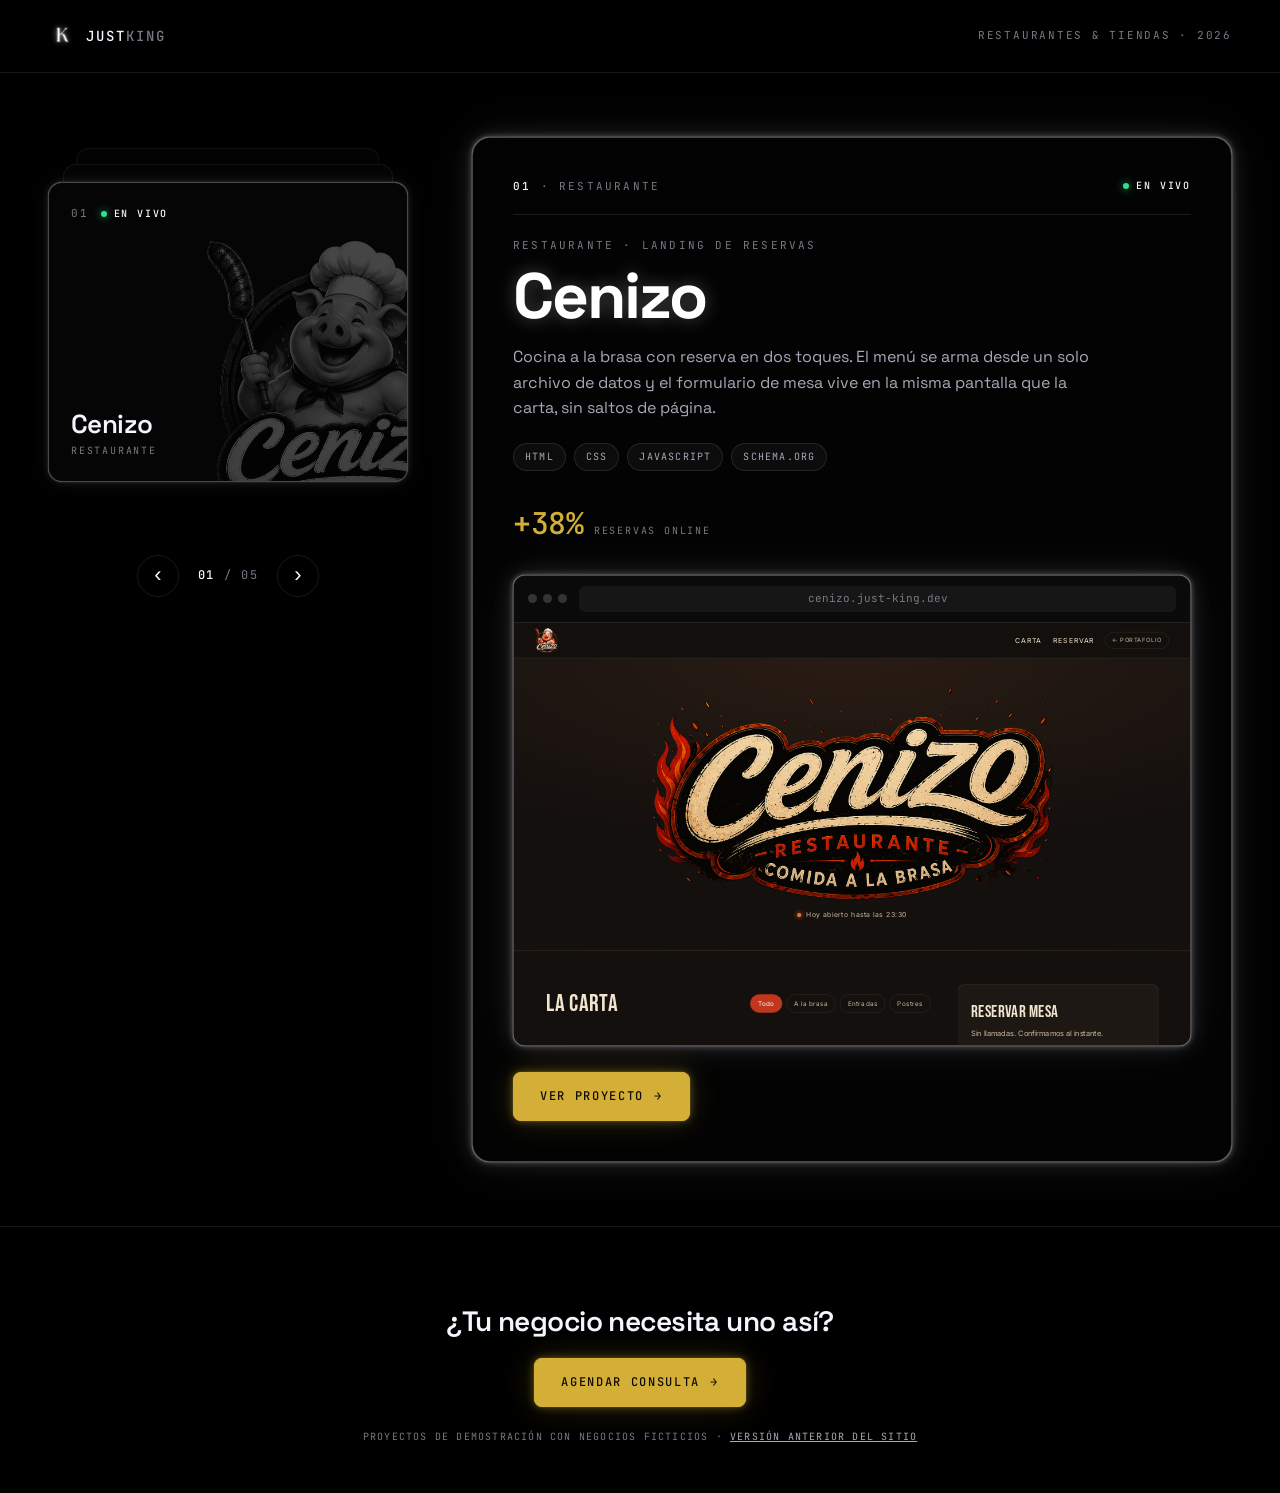
<file: index.html>
<!DOCTYPE html>
<html lang="es">
<head>
  <meta charset="UTF-8" />
  <meta name="viewport" content="width=device-width, initial-scale=1.0" />
  <title>Just King — Sitios web para restaurantes y tiendas</title>
  <meta name="description" content="Portafolio de Just King: landings y tiendas online para restaurantes, cafeterías, panaderías, floristerías y comercios. Sitios rápidos, navegables y desplegados." />
  <meta name="theme-color" content="#000000" />

  <meta property="og:title" content="Just King — Sitios web para restaurantes y tiendas" />
  <meta property="og:description" content="Landings y tiendas online para negocios de gastronomía y retail. Trabajos en vivo, no maquetas." />
  <meta property="og:type" content="website" />
  <meta property="og:image" content="assets/logo.png" />

  <link rel="icon" type="image/png" href="assets/logo.png" />

  <link rel="preconnect" href="https://fonts.googleapis.com" />
  <link rel="preconnect" href="https://fonts.gstatic.com" crossorigin />
  <link href="https://fonts.googleapis.com/css2?family=Space+Grotesk:wght@400;500;600;700&family=JetBrains+Mono:wght@400;500&display=swap" rel="stylesheet" />

  <link rel="stylesheet" href="css/portafolio.css" />
</head>
<body>

  <a class="saltar" href="#detalle">Saltar al proyecto</a>

  <header class="cabecera">
    <a class="cabecera__marca" href="./" aria-label="Just King — inicio">
      <img src="assets/logo.png" alt="" width="28" height="28" />
      <span>JUST<b>KING</b></span>
    </a>
    <p class="cabecera__meta">Restaurantes &amp; tiendas · 2026</p>
  </header>

  <main class="escena">

    <!-- ── Mazo de tarjetas ─────────────────────────────────────────── -->
    <section class="mazo" aria-labelledby="mazo-titulo">
      <h2 id="mazo-titulo" class="visualmente-oculto">Proyectos del portafolio</h2>

      <div class="mazo__escenario">
        <ul class="mazo__pila" id="pila" role="tablist" aria-label="Proyectos">
          <!-- generado por carrusel.js desde js/proyectos.js -->
        </ul>
      </div>

      <div class="mazo__controles">
        <button class="flecha" id="anterior" type="button" aria-label="Proyecto anterior">
          <span aria-hidden="true">&lsaquo;</span>
        </button>

        <p class="contador" id="contador" aria-hidden="true"></p>
        <ul class="puntos" id="puntos" aria-hidden="true"></ul>

        <button class="flecha" id="siguiente" type="button" aria-label="Proyecto siguiente">
          <span aria-hidden="true">&rsaquo;</span>
        </button>
      </div>
    </section>

    <!-- ── Panel de detalle ─────────────────────────────────────────── -->
    <section class="detalle" id="detalle" aria-live="polite" aria-atomic="true">
      <!-- generado por carrusel.js -->
    </section>

  </main>

  <footer class="pie">
    <p class="pie__nota">¿Tu negocio necesita uno así?</p>
    <a class="boton boton--oro" href="https://mail.google.com/mail/?view=cm&amp;fs=1&amp;to=justk.service@gmail.com&amp;su=Consulta%20Just%20King" target="_blank" rel="noopener">
      Agendar consulta <span aria-hidden="true">→</span>
    </a>
    <p class="pie__legal">
      Proyectos de demostración con negocios ficticios ·
      <a href="inicio-anterior/">versión anterior del sitio</a>
    </p>
  </footer>

  <script type="module" src="js/carrusel.js"></script>
</body>
</html>
</file>
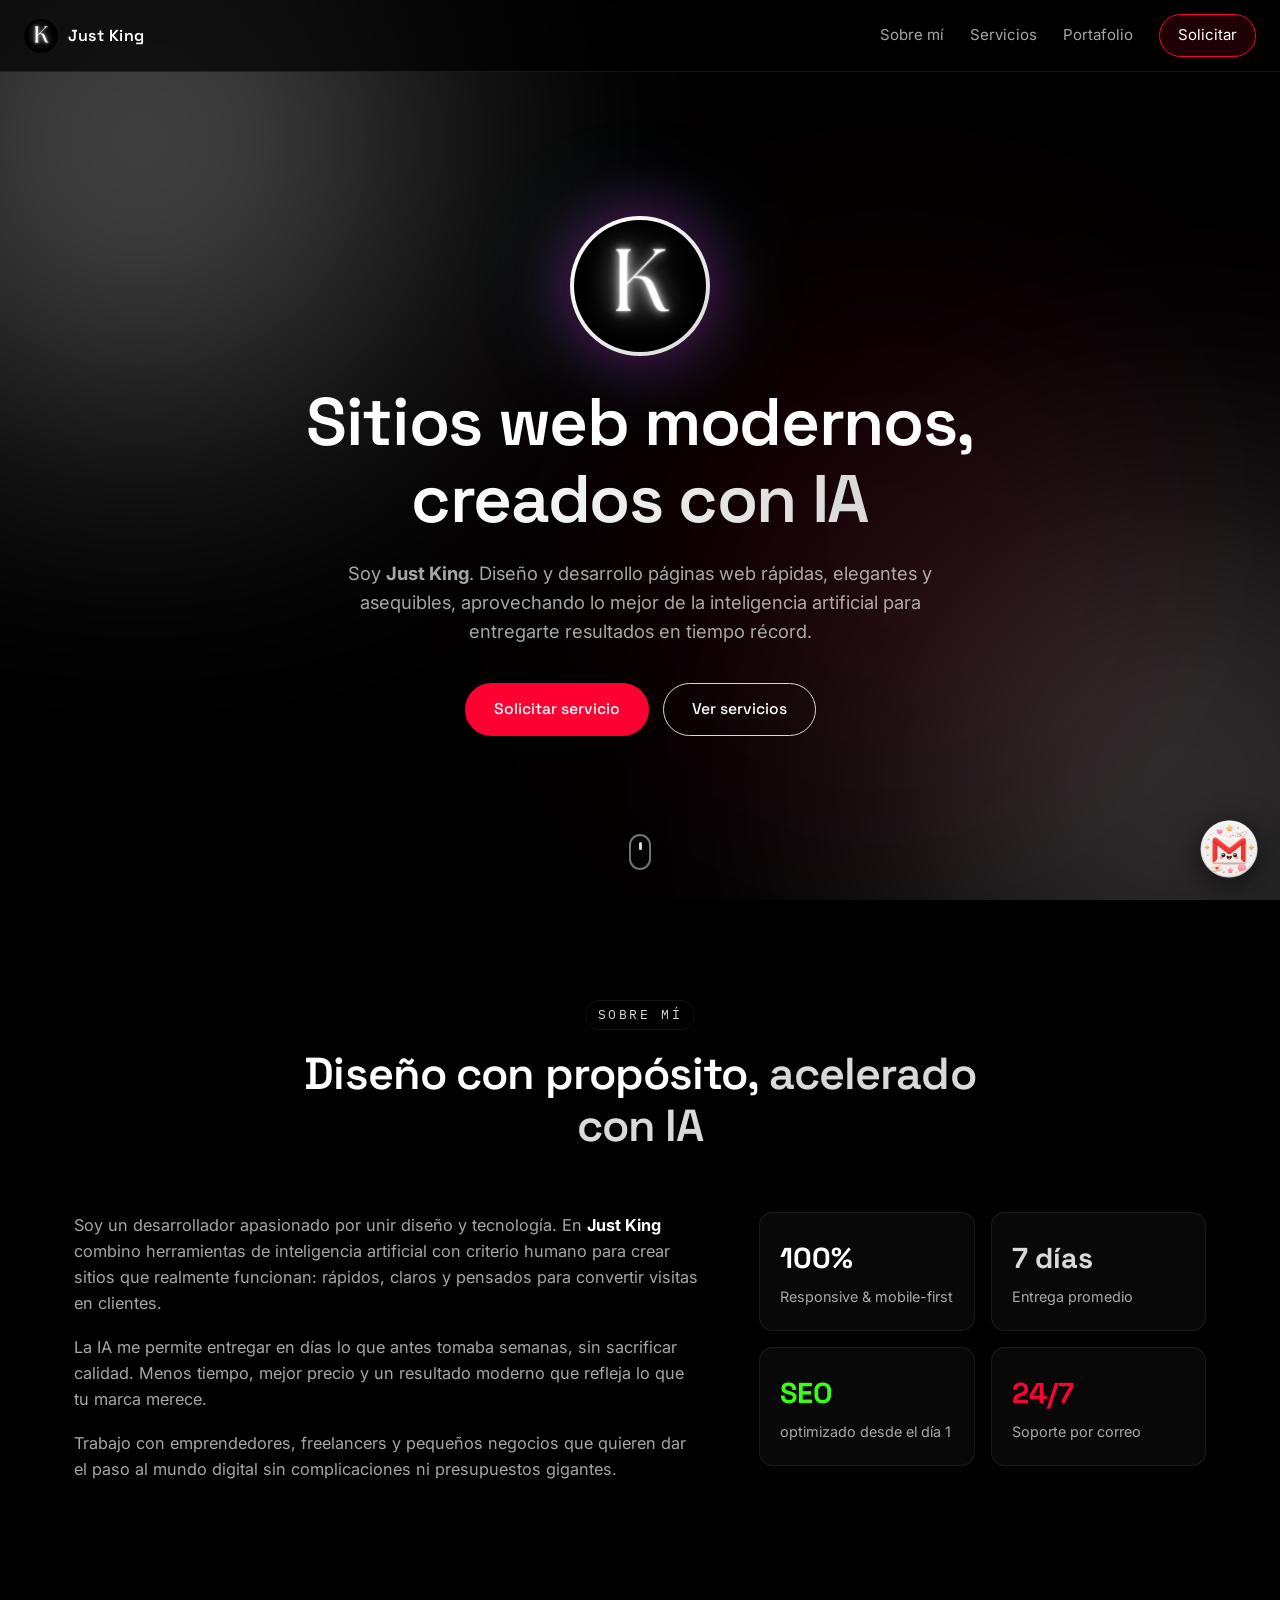
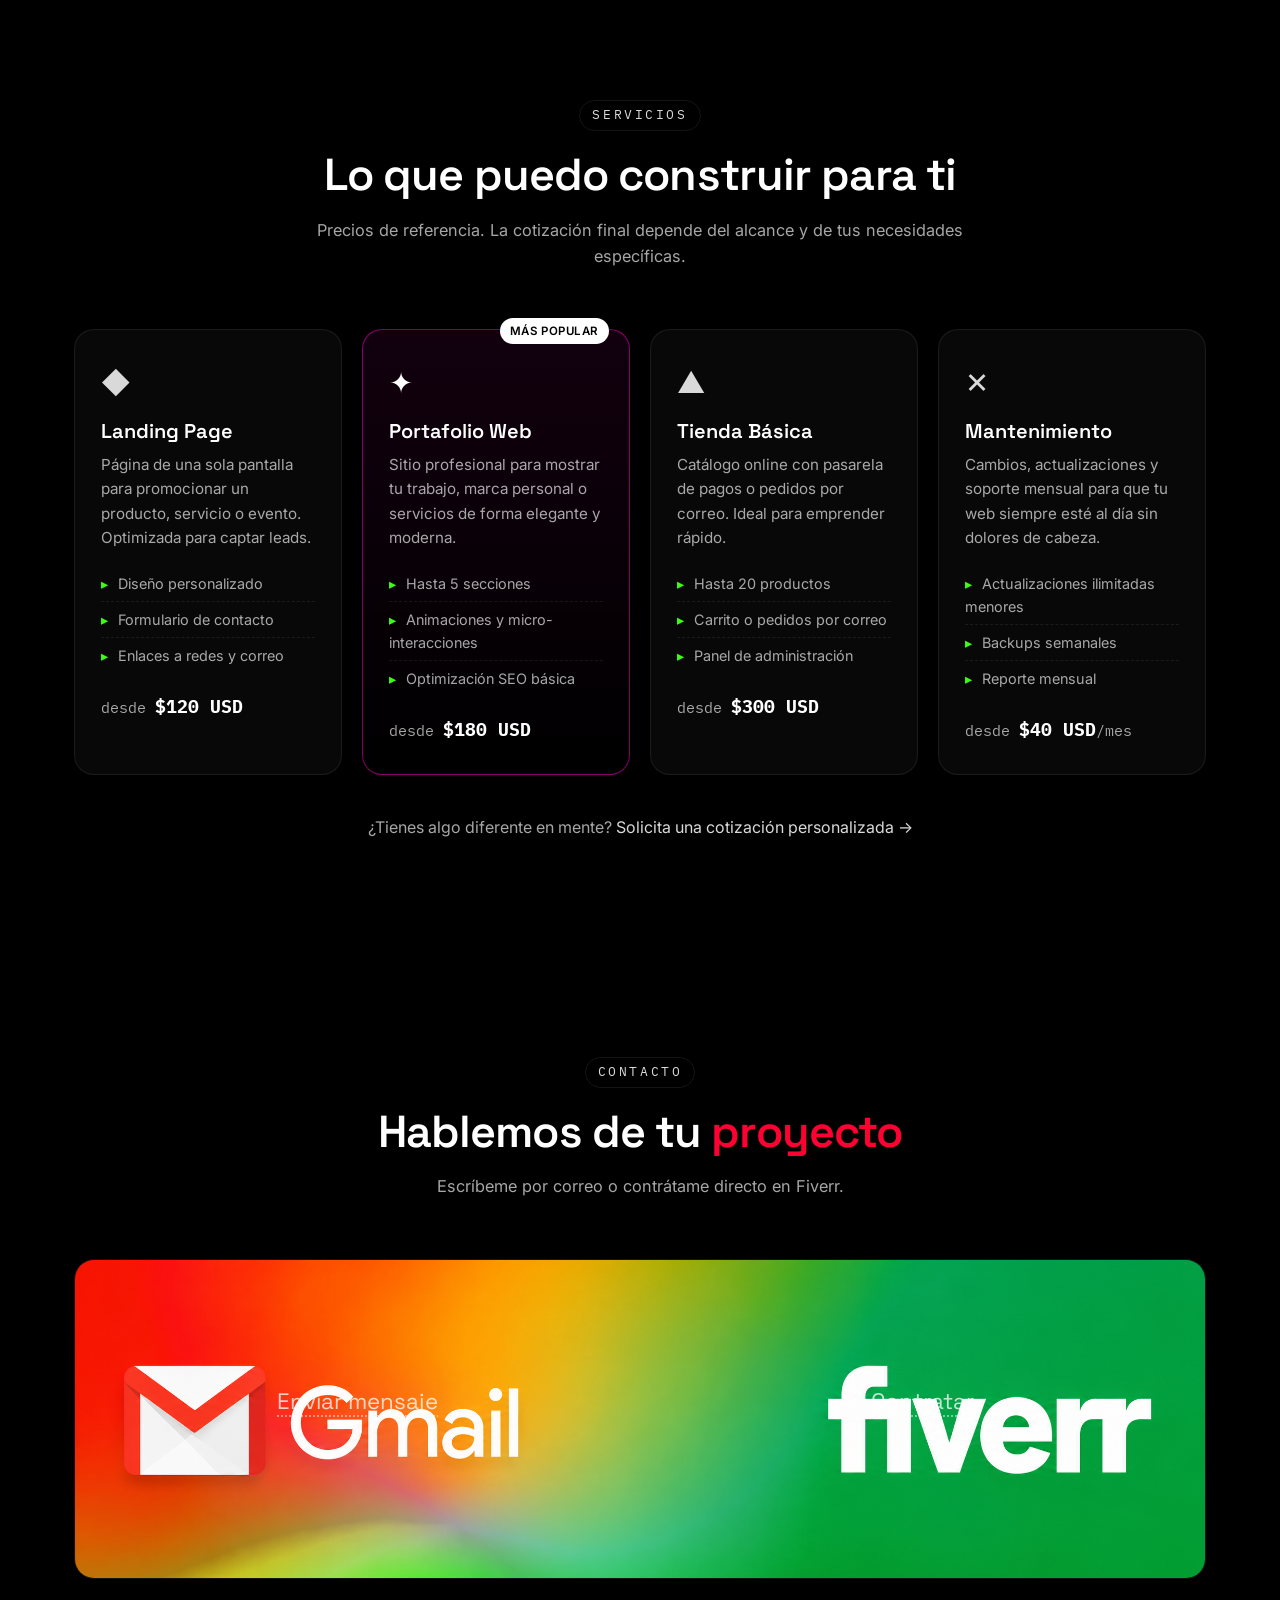
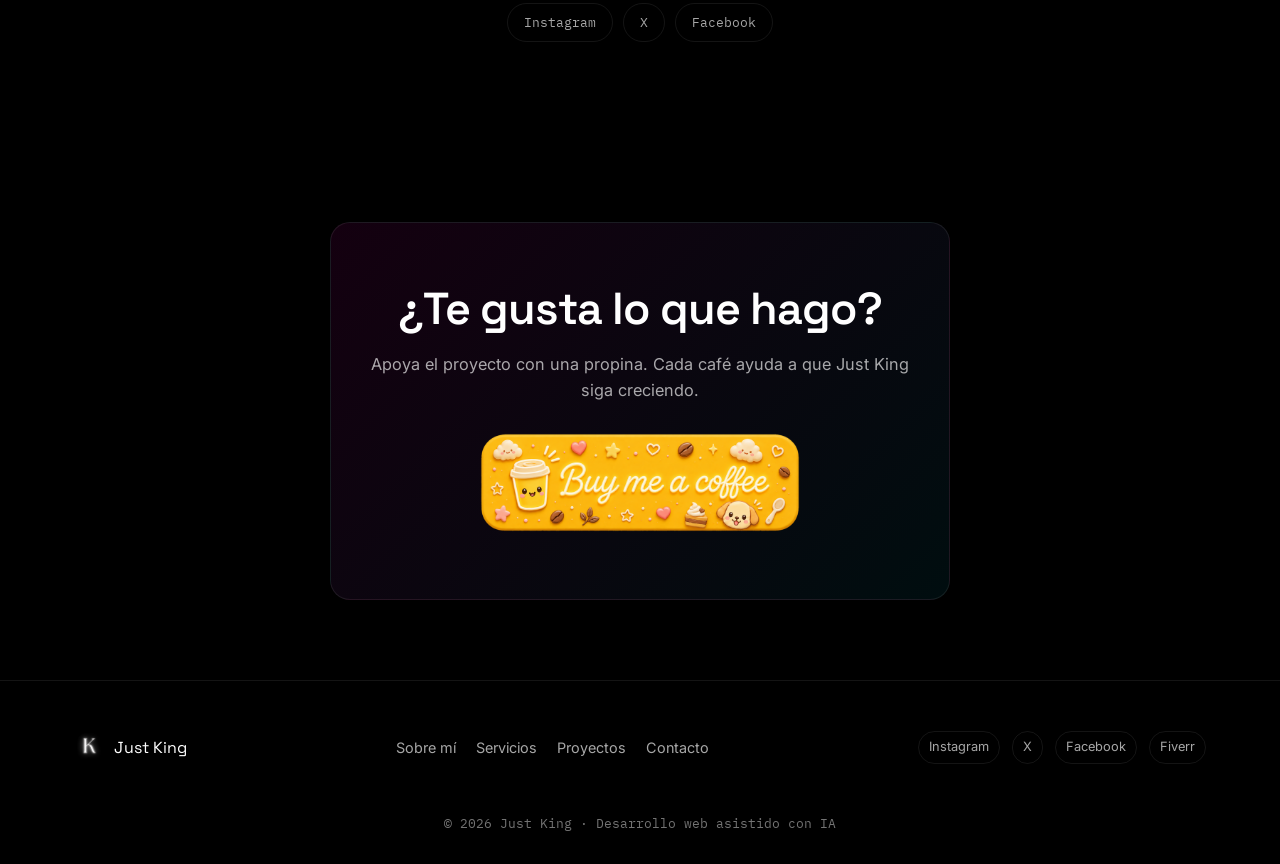
<file: inicio-anterior/index.html>
<!DOCTYPE html>
<html lang="es">
<head>
  <meta charset="UTF-8" />
  <meta name="viewport" content="width=device-width, initial-scale=1.0" />
  <title>Just King — Sitios web modernos, creados con IA</title>
  <meta name="description" content="Just King: desarrollo de páginas web asistido por inteligencia artificial. Landings, portafolios y tiendas modernas, rápidas y económicas." />
  <meta name="theme-color" content="#000000" />

  <!-- Open Graph -->
  <meta property="og:title" content="Just King — Sitios web modernos, creados con IA" />
  <meta property="og:description" content="Desarrollo de páginas web asistido por IA. Landings, portafolios y tiendas rápidas y económicas." />
  <meta property="og:type" content="website" />
  <meta property="og:image" content="assets/logo.png" />

  <!-- Favicon -->
  <link rel="icon" type="image/png" href="assets/logo.png" />

  <!-- Fonts -->
  <link rel="preconnect" href="https://fonts.googleapis.com" />
  <link rel="preconnect" href="https://fonts.gstatic.com" crossorigin />
  <link href="https://fonts.googleapis.com/css2?family=Space+Grotesk:wght@400;500;600;700&family=Inter:wght@300;400;500;600&family=IBM+Plex+Mono:wght@400;500&display=swap" rel="stylesheet" />

  <!-- AOS Animations -->
  <link rel="stylesheet" href="https://unpkg.com/aos@2.3.4/dist/aos.css" />

  <link rel="stylesheet" href="css/style.css" />
</head>
<body>

  <!-- Fondo decorativo con gradientes neón -->
  <div class="bg-glow" aria-hidden="true">
    <div class="glow glow-pink"></div>
    <div class="glow glow-cyan"></div>
    <div class="glow glow-red"></div>
  </div>

  <!-- Navbar -->
  <header class="nav">
    <a href="#hero" class="nav__brand" aria-label="Just King - inicio">
      <img src="assets/logo.png" alt="Logo Just King" class="nav__logo" />
      <span class="nav__name">Just <span class="accent-pink">King</span></span>
    </a>

    <button class="nav__toggle" aria-label="Abrir menú" aria-expanded="false">
      <span></span><span></span><span></span>
    </button>

    <nav class="nav__menu" aria-label="Navegación principal">
      <a href="#about">Sobre mí</a>
      <a href="#services">Servicios</a>
      <a href="../index.html">Portafolio</a>
      <a href="#contact" class="nav__cta">Solicitar</a>
    </nav>
  </header>

  <!-- HERO -->
  <section id="hero" class="hero">
    <div class="hero__inner">
      <div class="hero__logo-wrap" data-aos="zoom-in">
        <img src="assets/logo.png" alt="Just King" class="hero__logo" />
      </div>

      <h1 class="hero__title" data-aos="fade-up" data-aos-delay="100">
        Sitios web modernos,<br />
        <span class="gradient-text">creados con IA</span>
      </h1>

      <p class="hero__subtitle" data-aos="fade-up" data-aos-delay="200">
        Soy <strong>Just King</strong>. Diseño y desarrollo páginas web rápidas, elegantes y asequibles,
        aprovechando lo mejor de la inteligencia artificial para entregarte resultados en tiempo récord.
      </p>

      <div class="hero__ctas" data-aos="fade-up" data-aos-delay="300">
        <a href="#contact" class="btn btn--primary">Solicitar servicio</a>
        <a href="#services" class="btn btn--ghost">Ver servicios</a>
      </div>

      <div class="hero__scroll" aria-hidden="true">
        <span></span>
      </div>
    </div>
  </section>

  <!-- SOBRE MÍ -->
  <section id="about" class="section">
    <div class="container about">
      <div class="section-head" data-aos="fade-up">
        <span class="eyebrow">Sobre mí</span>
        <h2 class="section-title">Diseño con propósito, <span class="accent-cyan">acelerado con IA</span></h2>
      </div>

      <div class="about__grid">
        <div class="about__text" data-aos="fade-up" data-aos-delay="100">
          <p>
            Soy un desarrollador apasionado por unir diseño y tecnología. En <strong>Just King</strong>
            combino herramientas de inteligencia artificial con criterio humano para crear sitios que
            realmente funcionan: rápidos, claros y pensados para convertir visitas en clientes.
          </p>
          <p>
            La IA me permite entregar en días lo que antes tomaba semanas, sin sacrificar calidad.
            Menos tiempo, mejor precio y un resultado moderno que refleja lo que tu marca merece.
          </p>
          <p>
            Trabajo con emprendedores, freelancers y pequeños negocios que quieren dar el paso al mundo
            digital sin complicaciones ni presupuestos gigantes.
          </p>
        </div>

        <ul class="about__stats" data-aos="fade-up" data-aos-delay="200">
          <li>
            <span class="stat__num accent-pink">100%</span>
            <span class="stat__label">Responsive & mobile-first</span>
          </li>
          <li>
            <span class="stat__num accent-cyan">7 días</span>
            <span class="stat__label">Entrega promedio</span>
          </li>
          <li>
            <span class="stat__num accent-green">SEO</span>
            <span class="stat__label">optimizado desde el día 1</span>
          </li>
          <li>
            <span class="stat__num accent-red">24/7</span>
            <span class="stat__label">Soporte por correo</span>
          </li>
        </ul>
      </div>
    </div>
  </section>

  <!-- SERVICIOS -->
  <section id="services" class="section">
    <div class="container">
      <div class="section-head" data-aos="fade-up">
        <span class="eyebrow">Servicios</span>
        <h2 class="section-title">Lo que puedo <span class="accent-pink">construir para ti</span></h2>
        <p class="section-sub">Precios de referencia. La cotización final depende del alcance y de tus necesidades específicas.</p>
      </div>

      <div class="services__grid">
        <article class="service-card" data-aos="fade-up" data-aos-delay="0">
          <div class="service-card__icon" aria-hidden="true">◆</div>
          <h3>Landing Page</h3>
          <p>Página de una sola pantalla para promocionar un producto, servicio o evento. Optimizada para captar leads.</p>
          <ul>
            <li>Diseño personalizado</li>
            <li>Formulario de contacto</li>
            <li>Enlaces a redes y correo</li>
          </ul>
          <span class="service-card__price">desde <strong>$120 USD</strong></span>
        </article>

        <article class="service-card featured" data-aos="fade-up" data-aos-delay="100">
          <div class="service-card__badge">Más popular</div>
          <div class="service-card__icon" aria-hidden="true">✦</div>
          <h3>Portafolio Web</h3>
          <p>Sitio profesional para mostrar tu trabajo, marca personal o servicios de forma elegante y moderna.</p>
          <ul>
            <li>Hasta 5 secciones</li>
            <li>Animaciones y micro-interacciones</li>
            <li>Optimización SEO básica</li>
          </ul>
          <span class="service-card__price">desde <strong>$180 USD</strong></span>
        </article>

        <article class="service-card" data-aos="fade-up" data-aos-delay="200">
          <div class="service-card__icon" aria-hidden="true">▲</div>
          <h3>Tienda Básica</h3>
          <p>Catálogo online con pasarela de pagos o pedidos por correo. Ideal para emprender rápido.</p>
          <ul>
            <li>Hasta 20 productos</li>
            <li>Carrito o pedidos por correo</li>
            <li>Panel de administración</li>
          </ul>
          <span class="service-card__price">desde <strong>$300 USD</strong></span>
        </article>

        <article class="service-card" data-aos="fade-up" data-aos-delay="300">
          <div class="service-card__icon" aria-hidden="true">✕</div>
          <h3>Mantenimiento</h3>
          <p>Cambios, actualizaciones y soporte mensual para que tu web siempre esté al día sin dolores de cabeza.</p>
          <ul>
            <li>Actualizaciones ilimitadas menores</li>
            <li>Backups semanales</li>
            <li>Reporte mensual</li>
          </ul>
          <span class="service-card__price">desde <strong>$40 USD</strong>/mes</span>
        </article>
      </div>

      <div class="services__note" data-aos="fade-up">
        <p>¿Tienes algo diferente en mente? <a href="#contact" class="link-cyan">Solicita una cotización personalizada →</a></p>
      </div>
    </div>
  </section>

  <!-- CONTACTO -->
  <section id="contact" class="section">
    <div class="container contact">
      <div class="section-head" data-aos="fade-up">
        <span class="eyebrow">Contacto</span>
        <h2 class="section-title">Hablemos de tu <span class="accent-red">proyecto</span></h2>
        <p class="section-sub">Escríbeme por correo o contrátame directo en Fiverr.</p>
      </div>

      <!-- Caja interactiva: mitad izquierda = Gmail, mitad derecha = Fiverr -->
      <div class="hire-split" data-aos="fade-up">
        <a
          class="hire-split__zone hire-split__zone--gmail"
          href="https://mail.google.com/mail/?view=cm&fs=1&to=justk.service@gmail.com&su=Cotizaci%C3%B3n%20Just%20King"
          target="_blank"
          rel="noopener"
          aria-label="Enviar mensaje por Gmail"
        >
          <span class="hire-split__label">Enviar mensaje</span>
        </a>
        <a
          class="hire-split__zone hire-split__zone--fiverr"
          href="https://es.fiverr.com/sellers/sou_rey/"
          target="_blank"
          rel="noopener"
          aria-label="Contratar en Fiverr"
        >
          <span class="hire-split__label">Contratar</span>
        </a>
        <img class="hire-split__bg" src="assets/contact-split.png" alt="Gmail y Fiverr" aria-hidden="true" />
        <span class="hire-split__shade hire-split__shade--gmail" aria-hidden="true"></span>
        <span class="hire-split__shade hire-split__shade--fiverr" aria-hidden="true"></span>
      </div>

      <div class="contact__socials" data-aos="fade-up" data-aos-delay="100">
        <a href="https://www.instagram.com/justkin_g/" target="_blank" rel="noopener" aria-label="Instagram">Instagram</a>
        <a href="https://x.com/JustKing_g" target="_blank" rel="noopener" aria-label="X (Twitter)">X</a>
        <a href="https://www.facebook.com/imjustking" target="_blank" rel="noopener" aria-label="Facebook">Facebook</a>
      </div>
    </div>
  </section>

  <!-- APÓYAME -->
  <section id="support" class="section section--support">
    <div class="container support" data-aos="zoom-in">
      <h2 class="section-title">¿Te gusta lo que hago?</h2>
      <p class="section-sub">Apoya el proyecto con una propina. Cada café ayuda a que Just King siga creciendo.</p>

      <!-- Botón Buy Me a Coffee: en hover cambia a "Give me a kidney" solo por
           opacity (mismo tamaño/posición las dos imágenes); el contenedor
           es lo único que escala -->
      <a
        class="btn-support"
        href="https://ko-fi.com/just_king"
        target="_blank"
        rel="noopener"
        aria-label="Apóyame con un café en Ko-fi"
      >
        <img class="btn-support__img btn-support__img--coffee" src="assets/buy-me-a-coffee.png" alt="Buy me a coffee" />
        <img class="btn-support__img btn-support__img--kidney" src="assets/give-me-a-kidney.png" alt="Give me a kidney" />
      </a>
    </div>
  </section>

  <!-- FOOTER -->
  <footer class="footer">
    <div class="container footer__inner">
      <div class="footer__brand">
        <img src="assets/logo.png" alt="Just King" />
        <span>Just <span class="accent-pink">King</span></span>
      </div>

      <nav class="footer__nav" aria-label="Enlaces del pie">
        <a href="#about">Sobre mí</a>
        <a href="#services">Servicios</a>
        <a href="#portfolio">Proyectos</a>
        <a href="#contact">Contacto</a>
      </nav>

      <div class="footer__socials">
        <a href="https://www.instagram.com/justkin_g/" target="_blank" rel="noopener">Instagram</a>
        <a href="https://x.com/JustKing_g" target="_blank" rel="noopener">X</a>
        <a href="https://www.facebook.com/imjustking" target="_blank" rel="noopener">Facebook</a>
        <a href="https://es.fiverr.com/sellers/sou_rey/" target="_blank" rel="noopener">Fiverr</a>
      </div>

      <p class="footer__copy">© <span id="year"></span> Just King · Desarrollo web asistido con IA</p>
    </div>
  </footer>

  <!-- Botón flotante Gmail -->
  <a
    class="gmail-float"
    href="https://mail.google.com/mail/?view=cm&fs=1&to=justk.service@gmail.com&su=Cotizaci%C3%B3n%20Just%20King"
    target="_blank"
    rel="noopener"
    aria-label="Escríbeme por Gmail"
  >
    <img src="assets/gmail-button.png" alt="" />
  </a>

  <!-- AOS -->
  <script src="https://unpkg.com/aos@2.3.4/dist/aos.js"></script>
  <script src="js/main.js"></script>
</body>
</html>
</file>
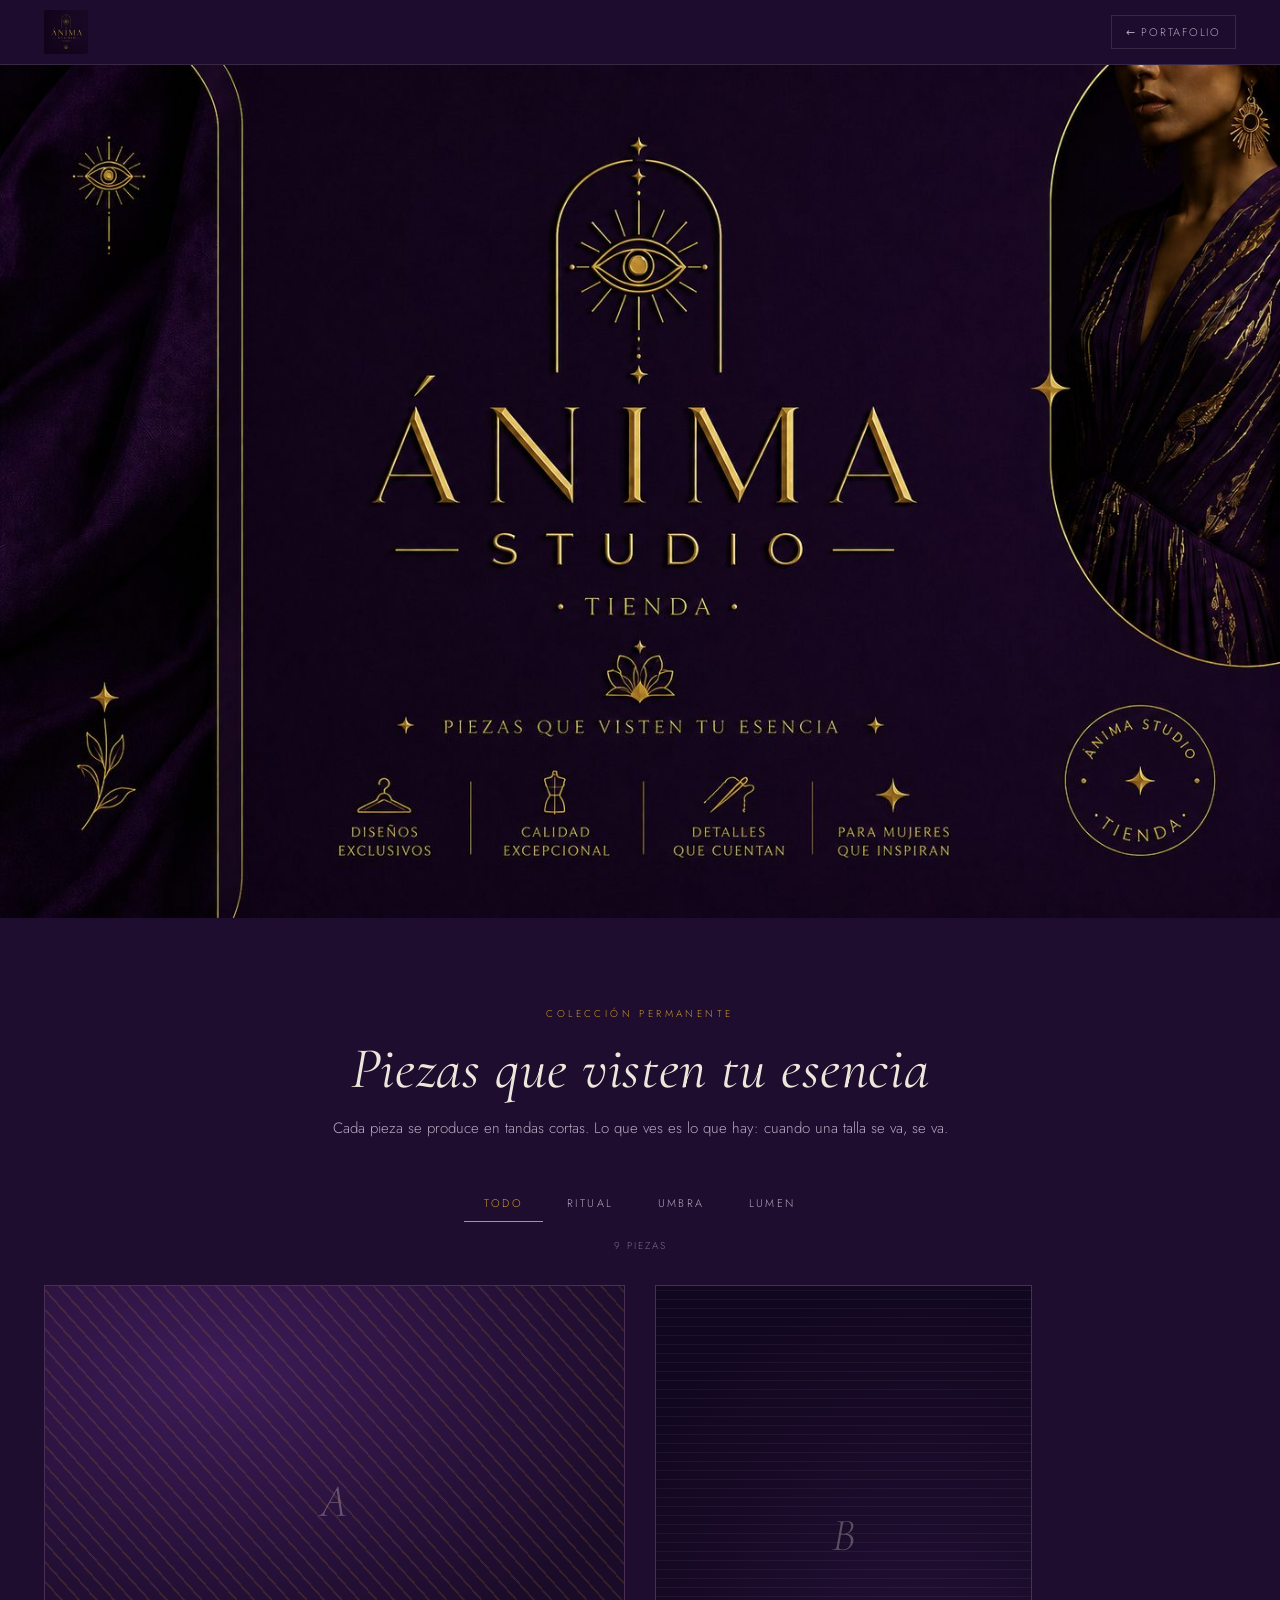
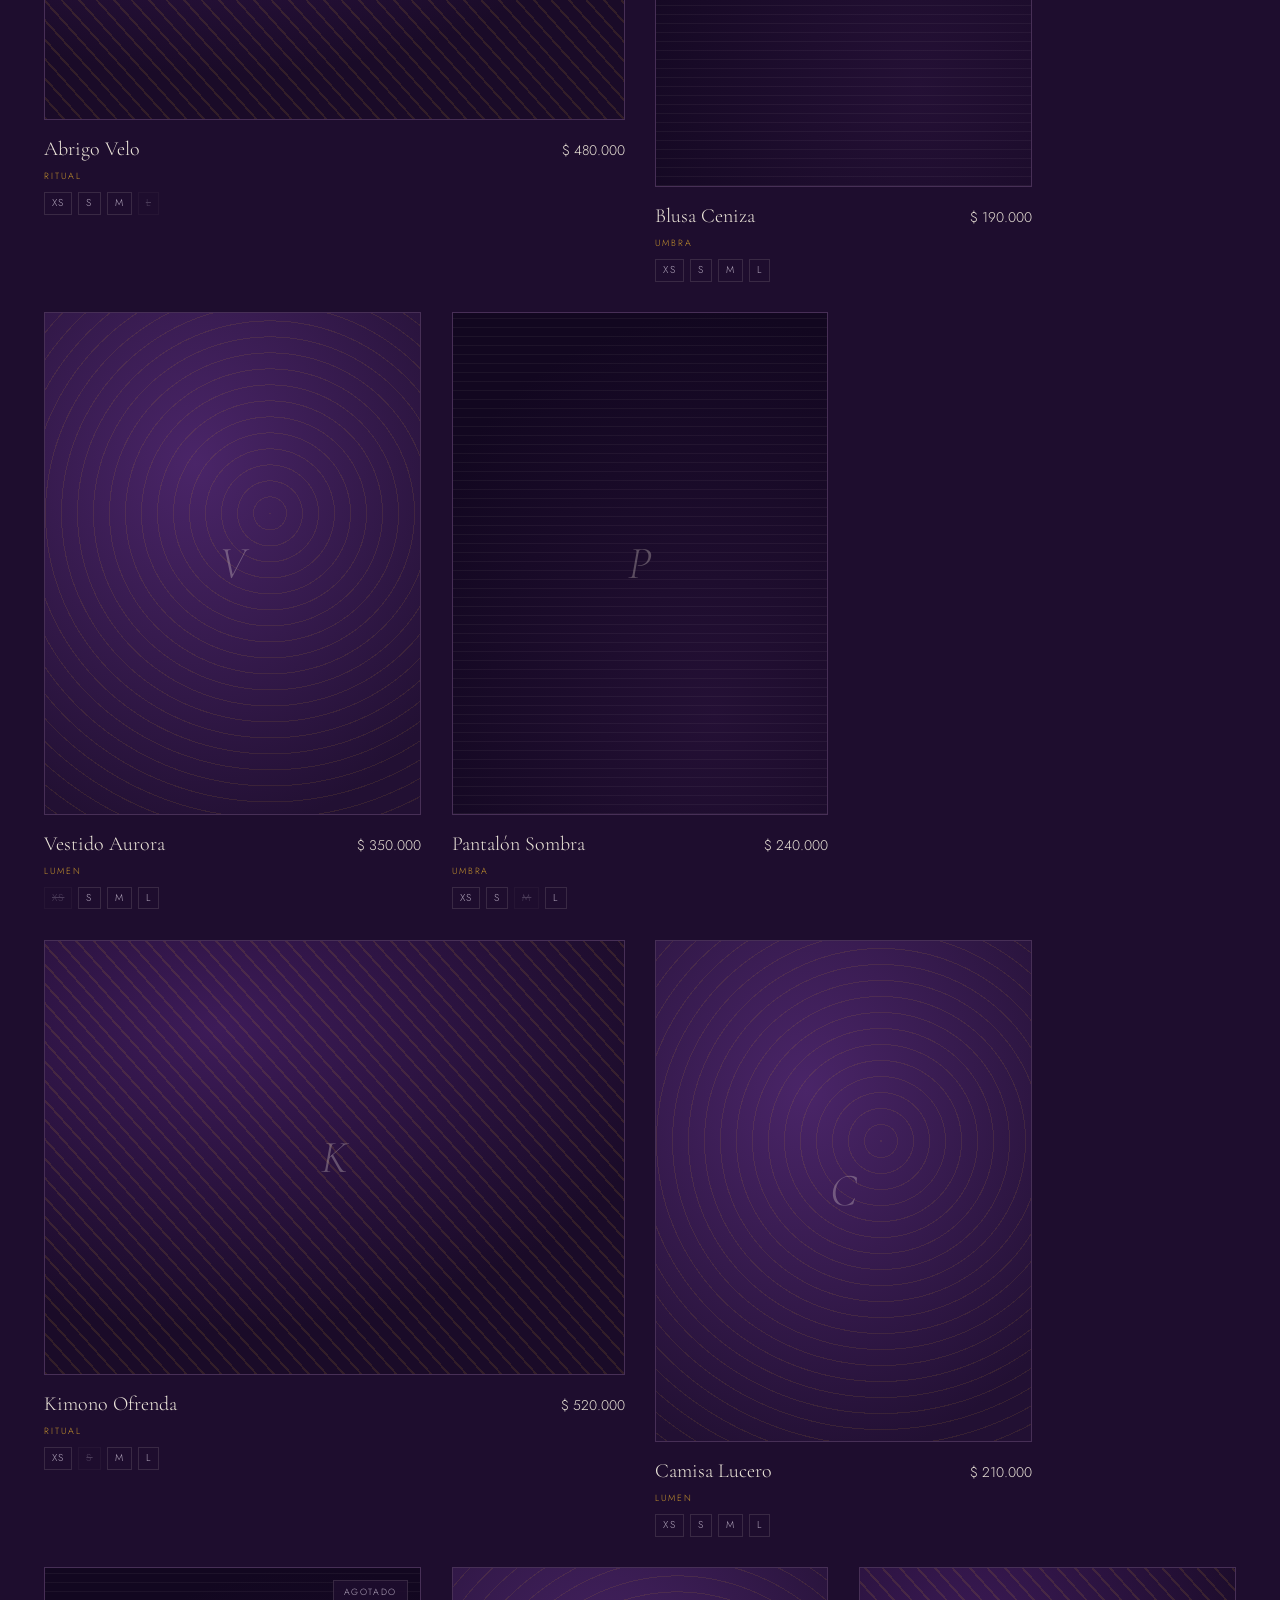
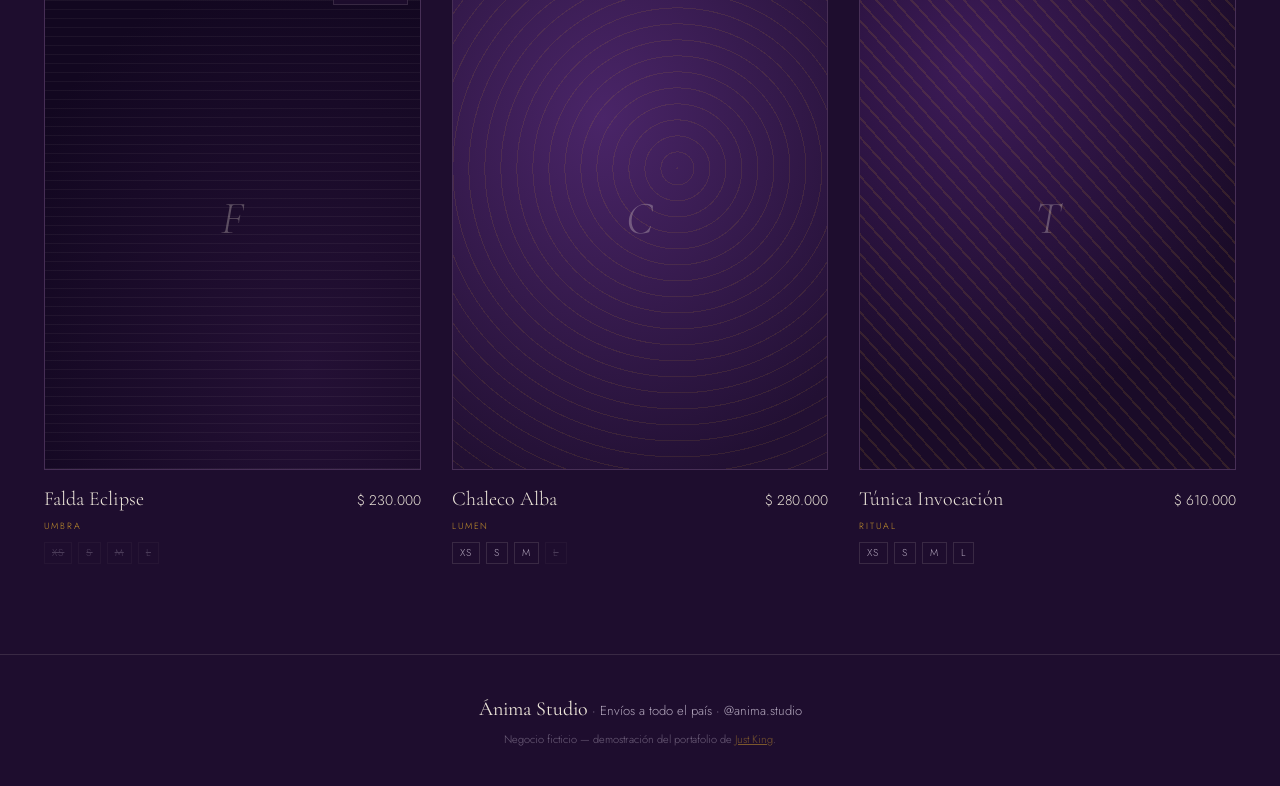
<file: proyectos/anima-studio/index.html>
<!DOCTYPE html>
<html lang="es">
<head>
  <meta charset="UTF-8" />
  <meta name="viewport" content="width=device-width, initial-scale=1.0" />
  <title>Ánima Studio — Tienda de ropa de autor</title>
  <meta name="description" content="Ánima Studio: piezas que visten tu esencia. Catálogo editorial por colección." />
  <meta name="theme-color" content="#1E0D2E" />
  <link rel="icon" type="image/jpeg" href="../../assets/marcas/anima-studio/logo.jpg" />
  <link rel="preconnect" href="https://fonts.googleapis.com" />
  <link rel="preconnect" href="https://fonts.gstatic.com" crossorigin />
  <link href="https://fonts.googleapis.com/css2?family=Cormorant+Garamond:wght@300;400;500&family=Jost:wght@300;400;500&display=swap" rel="stylesheet" />
  <link rel="stylesheet" href="css/styles.css" />
</head>
<body>

<a class="saltar" href="#catalogo">Saltar al catálogo</a>

<header class="barra">
  <img class="barra__logo" src="../../assets/marcas/anima-studio/logo.jpg" alt="Ánima Studio" />
  <a class="volver" href="../../">← Portafolio</a>
</header>

<section class="hero">
  <img class="hero__img" src="../../assets/marcas/anima-studio/banner.jpg" alt="Ánima Studio — tienda, piezas que visten tu esencia" />
</section>

<main id="catalogo">

  <div class="intro">
    <p class="intro__eyebrow">Colección permanente</p>
    <h1 class="intro__titulo">Piezas que visten tu esencia</h1>
    <p class="intro__texto">
      Cada pieza se produce en tandas cortas. Lo que ves es lo que hay: cuando
      una talla se va, se va.
    </p>
  </div>

  <nav class="filtros" aria-label="Filtrar por colección">
    <button type="button" class="filtro" data-col="todo" aria-pressed="true">Todo</button>
    <button type="button" class="filtro" data-col="ritual" aria-pressed="false">Ritual</button>
    <button type="button" class="filtro" data-col="umbra" aria-pressed="false">Umbra</button>
    <button type="button" class="filtro" data-col="lumen" aria-pressed="false">Lumen</button>
  </nav>

  <p class="conteo" id="conteo" aria-live="polite"></p>

  <ul class="rejilla" id="rejilla"><!-- generado desde js/main.js --></ul>

</main>

<footer class="pie">
  <p><strong>Ánima Studio</strong> · Envíos a todo el país · @anima.studio</p>
  <p class="pie__demo">Negocio ficticio — demostración del portafolio de <a href="../../">Just King</a>.</p>
</footer>

<script src="js/main.js"></script>
</body>
</html>
</file>
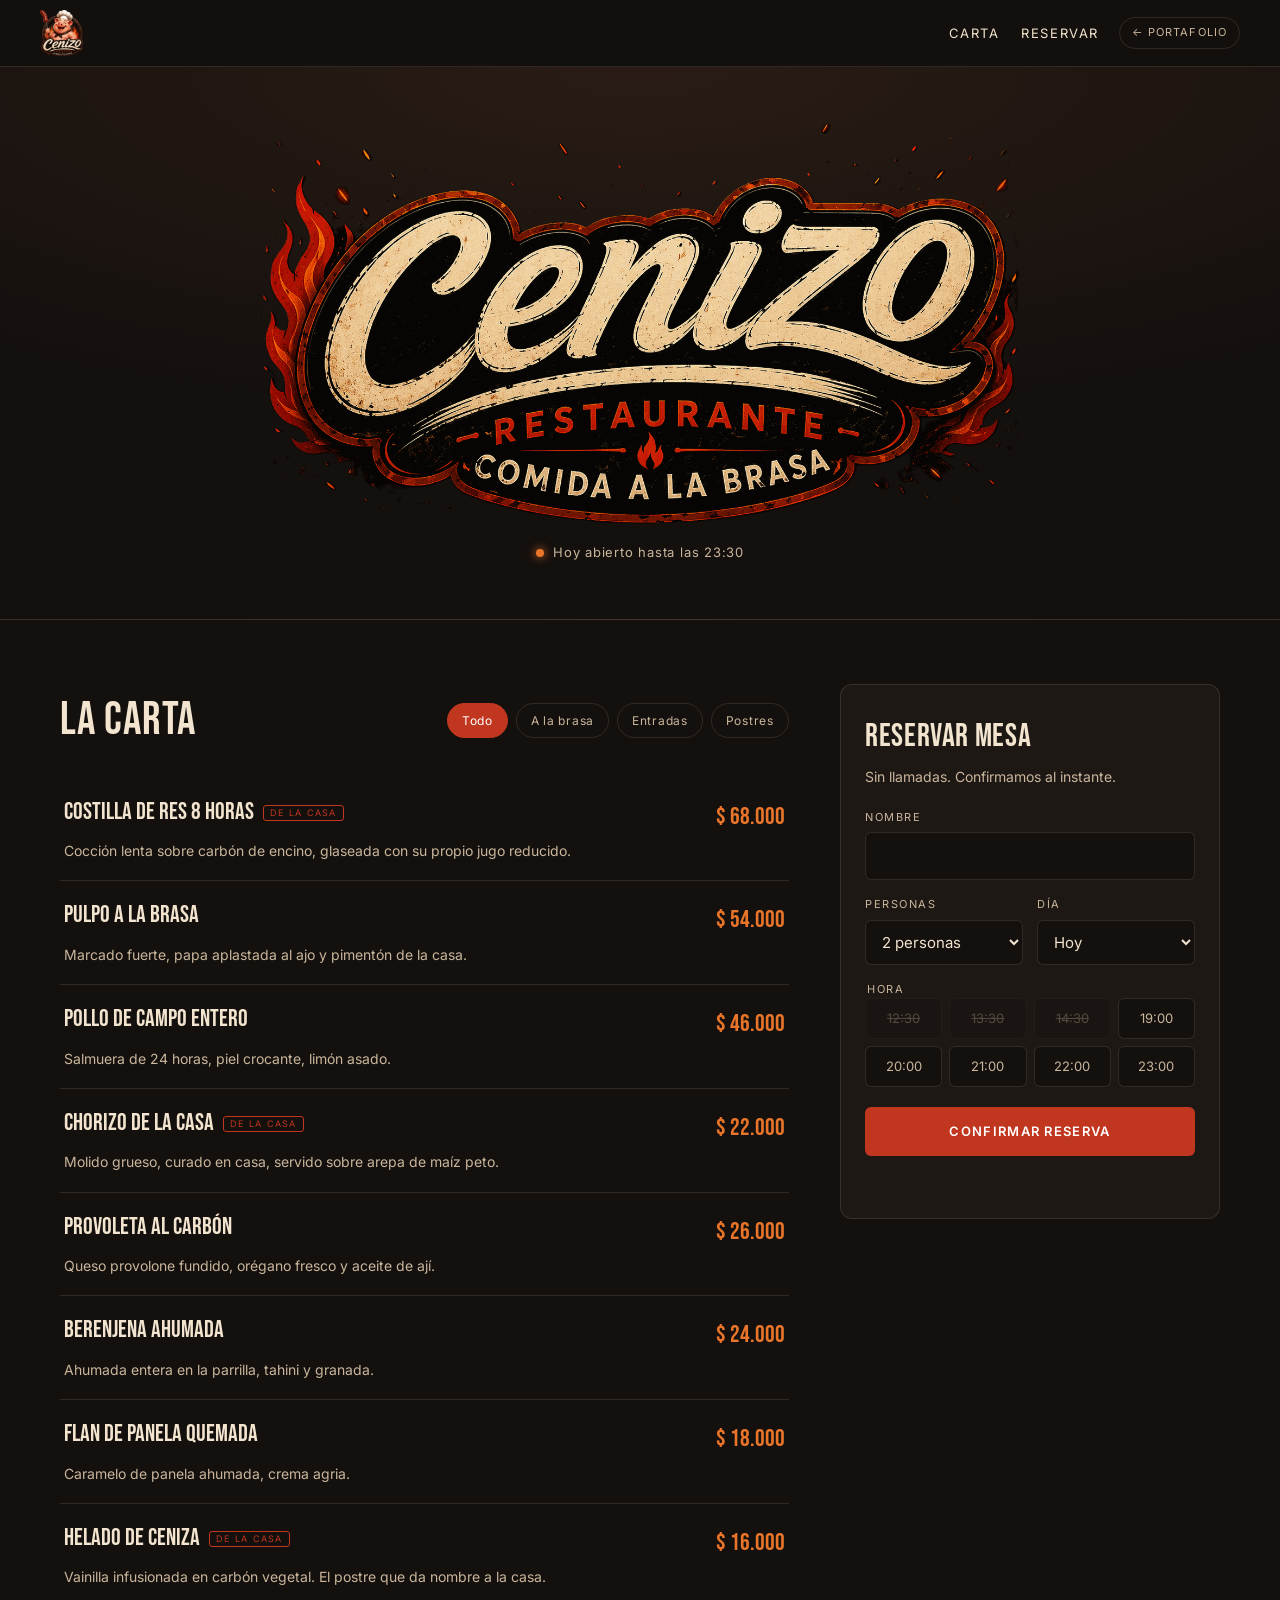
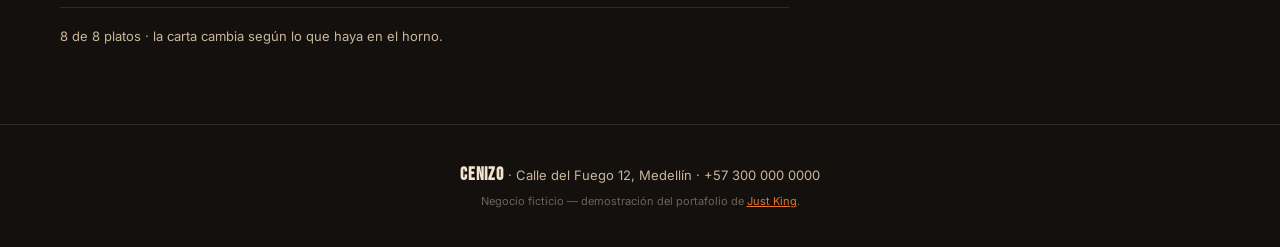
<file: proyectos/cenizo/index.html>
<!DOCTYPE html>
<html lang="es">
<head>
  <meta charset="UTF-8" />
  <meta name="viewport" content="width=device-width, initial-scale=1.0" />
  <title>Cenizo — Restaurante de comida a la brasa</title>
  <meta name="description" content="Cenizo: cocina a la brasa. Carta del día y reserva de mesa en la misma pantalla." />
  <meta name="theme-color" content="#14100E" />
  <link rel="icon" type="image/png" href="../../assets/marcas/cenizo/logo.png" />
  <link rel="preconnect" href="https://fonts.googleapis.com" />
  <link rel="preconnect" href="https://fonts.gstatic.com" crossorigin />
  <link href="https://fonts.googleapis.com/css2?family=Bebas+Neue&family=Inter:wght@300;400;500;600&display=swap" rel="stylesheet" />
  <link rel="stylesheet" href="css/styles.css" />

  <script type="application/ld+json">
  {
    "@context": "https://schema.org",
    "@type": "Restaurant",
    "name": "Cenizo",
    "servesCuisine": "Parrilla y brasa",
    "priceRange": "$$",
    "acceptsReservations": "True",
    "address": { "@type": "PostalAddress", "streetAddress": "Calle del Fuego 12", "addressLocality": "Medellín" },
    "openingHours": "Ma-Do 12:30-23:30"
  }
  </script>
</head>
<body>

<a class="saltar" href="#carta">Saltar a la carta</a>

<header class="barra">
  <img class="barra__logo" src="../../assets/marcas/cenizo/logo.png" alt="Cenizo" />
  <nav class="barra__nav">
    <a href="#carta">Carta</a>
    <a href="#reservar">Reservar</a>
  </nav>
  <a class="volver" href="../../">← Portafolio</a>
</header>

<section class="hero">
  <img class="hero__fondo" src="../../assets/marcas/cenizo/banner.png" alt="Cenizo — restaurante, comida a la brasa" />
  <p class="hero__horario"><span class="brasa"></span> Hoy abierto hasta las 23:30</p>
</section>

<main class="doble" id="carta">

  <section class="carta" aria-labelledby="carta-titulo">
    <div class="seccion__cabeza">
      <h2 id="carta-titulo">La carta</h2>
      <div class="filtros" role="group" aria-label="Filtrar la carta">
        <button type="button" class="chip" data-filtro="todo" aria-pressed="true">Todo</button>
        <button type="button" class="chip" data-filtro="brasa" aria-pressed="false">A la brasa</button>
        <button type="button" class="chip" data-filtro="entrada" aria-pressed="false">Entradas</button>
        <button type="button" class="chip" data-filtro="postre" aria-pressed="false">Postres</button>
      </div>
    </div>
    <ul class="platos" id="platos"><!-- generado desde js/main.js --></ul>
    <p class="carta__nota" id="carta-nota" aria-live="polite"></p>
  </section>

  <aside class="reserva" id="reservar" aria-labelledby="reserva-titulo">
    <div class="reserva__caja">
      <h2 id="reserva-titulo">Reservar mesa</h2>
      <p class="reserva__bajada">Sin llamadas. Confirmamos al instante.</p>

      <form class="formulario" id="formulario" novalidate>
        <label>
          <span>Nombre</span>
          <input type="text" name="nombre" required autocomplete="name" />
        </label>

        <div class="formulario__par">
          <label>
            <span>Personas</span>
            <select name="personas" id="personas"></select>
          </label>
          <label>
            <span>Día</span>
            <select name="dia" id="dia"></select>
          </label>
        </div>

        <fieldset class="horas">
          <legend>Hora</legend>
          <div class="horas__rejilla" id="horas"></div>
        </fieldset>

        <button class="boton" type="submit">Confirmar reserva</button>
        <p class="formulario__estado" id="estado" role="status"></p>
      </form>
    </div>
  </aside>

</main>

<footer class="pie">
  <p><strong>Cenizo</strong> · Calle del Fuego 12, Medellín · +57 300 000 0000</p>
  <p class="pie__demo">Negocio ficticio — demostración del portafolio de <a href="../../">Just King</a>.</p>
</footer>

<script src="js/main.js"></script>
</body>
</html>
</file>
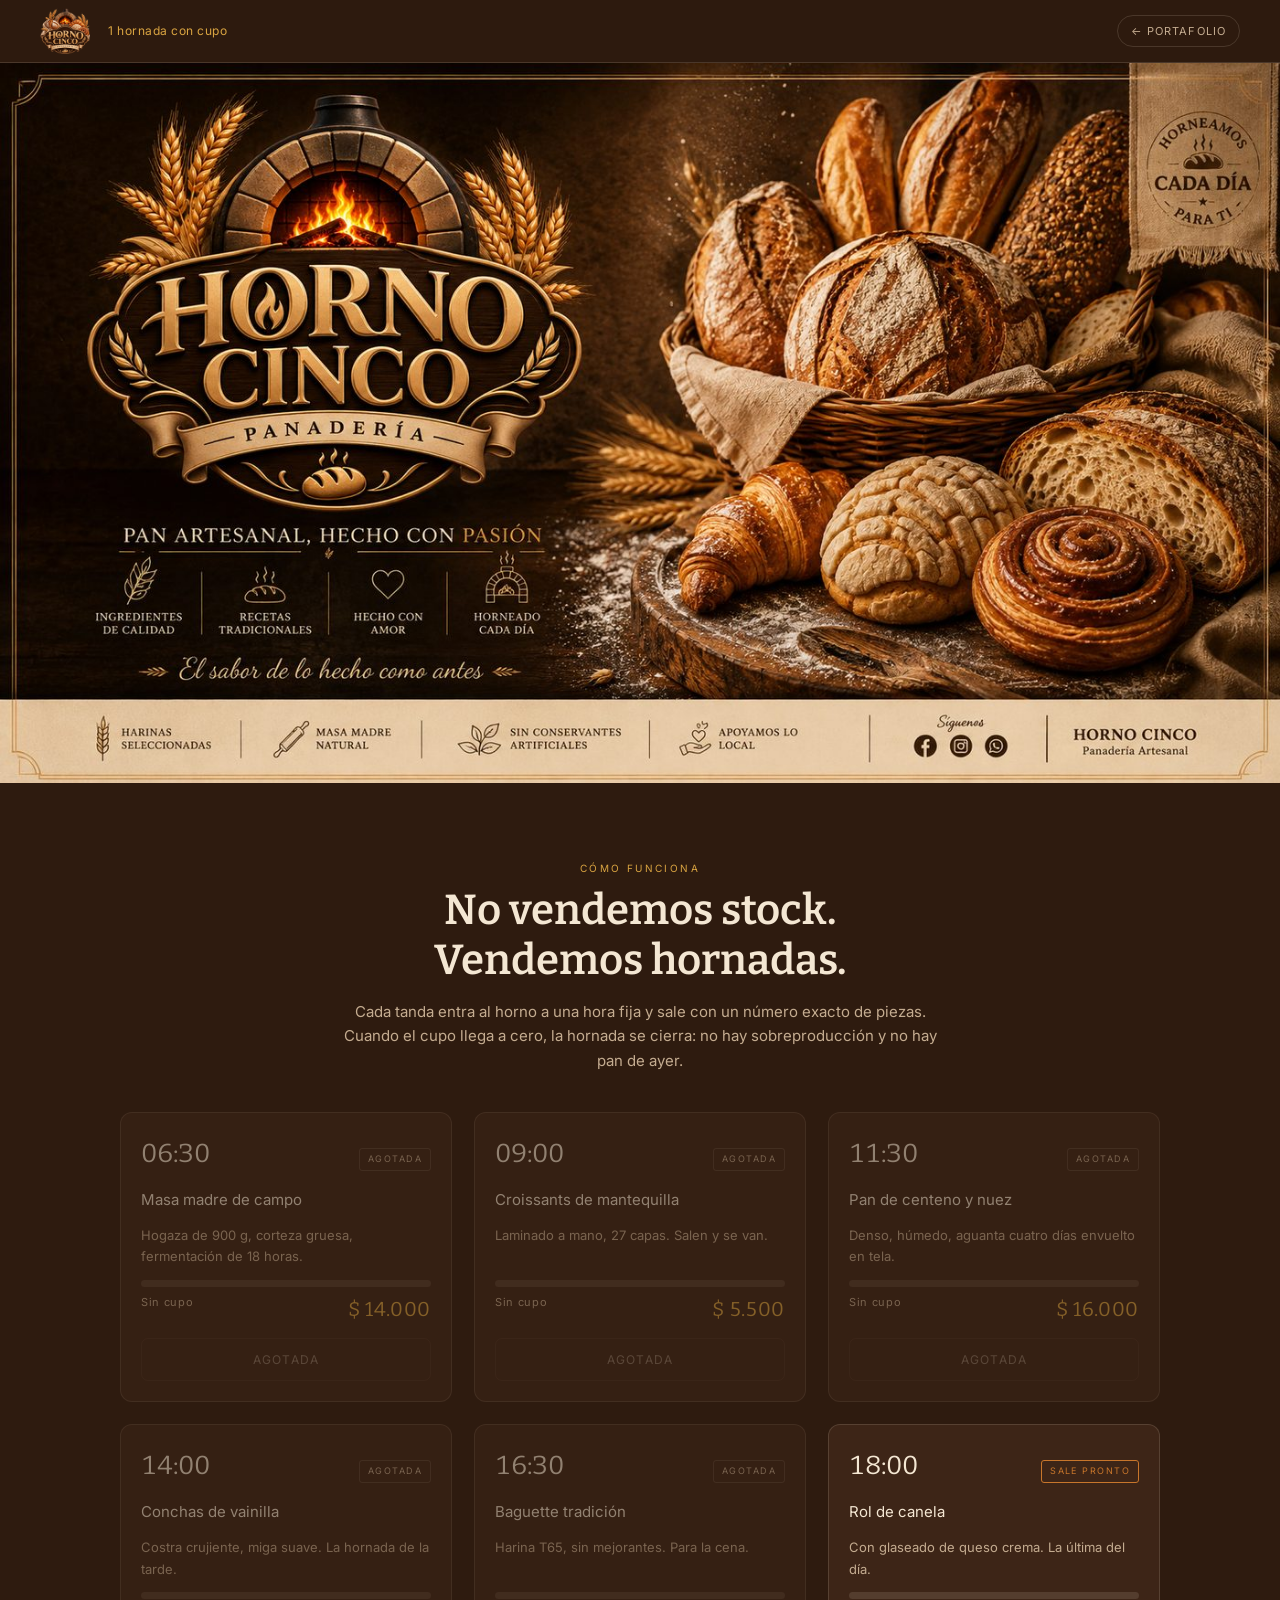
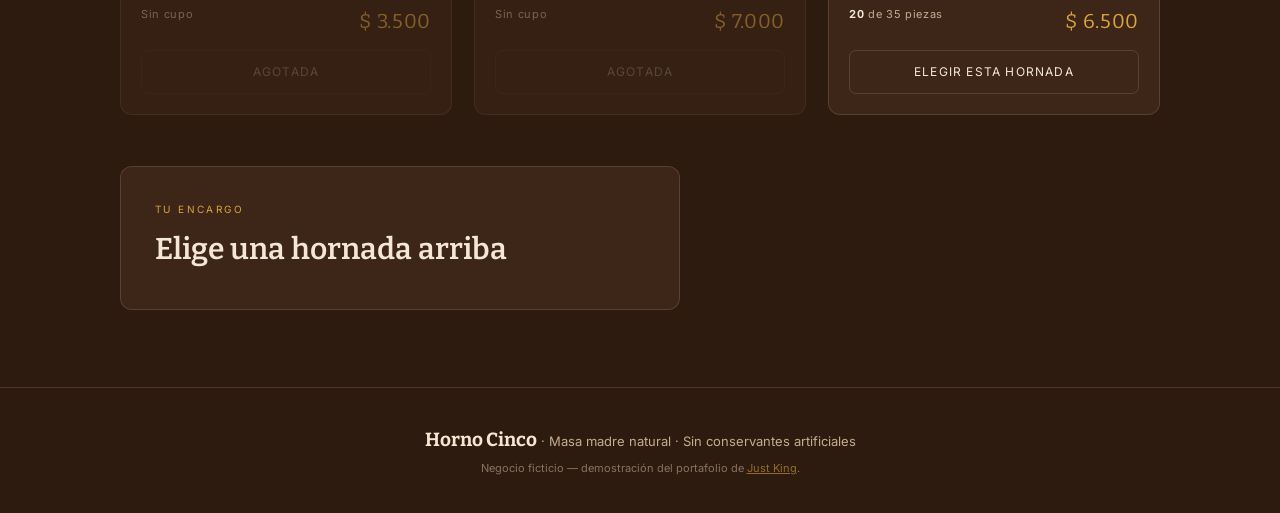
<file: proyectos/horno-cinco/index.html>
<!DOCTYPE html>
<html lang="es">
<head>
  <meta charset="UTF-8" />
  <meta name="viewport" content="width=device-width, initial-scale=1.0" />
  <title>Horno Cinco — Panadería artesanal por hornada</title>
  <meta name="description" content="Horno Cinco: pan artesanal, hecho con pasión. Se encarga por hornada, no por stock." />
  <meta name="theme-color" content="#2E1B0F" />
  <link rel="icon" type="image/png" href="../../assets/marcas/horno-cinco/logo.png" />
  <link rel="preconnect" href="https://fonts.googleapis.com" />
  <link rel="preconnect" href="https://fonts.gstatic.com" crossorigin />
  <link href="https://fonts.googleapis.com/css2?family=Bitter:wght@400;600;700&family=Inter:wght@300;400;500;600&display=swap" rel="stylesheet" />
  <link rel="stylesheet" href="css/styles.css" />
</head>
<body>

<a class="saltar" href="#hornadas">Saltar a las hornadas</a>

<header class="barra">
  <img class="barra__logo" src="../../assets/marcas/horno-cinco/logo.png" alt="Horno Cinco" />
  <p class="barra__estado" id="barra-estado"></p>
  <a class="volver" href="../../">← Portafolio</a>
</header>

<section class="hero">
  <img class="hero__img" src="../../assets/marcas/horno-cinco/banner.jpg" alt="Horno Cinco — panadería artesanal. Pan artesanal, hecho con pasión." />
</section>

<main>

  <section class="explica">
    <p class="eyebrow">Cómo funciona</p>
    <h2>No vendemos stock. Vendemos hornadas.</h2>
    <p class="explica__texto">
      Cada tanda entra al horno a una hora fija y sale con un número exacto de
      piezas. Cuando el cupo llega a cero, la hornada se cierra: no hay
      sobreproducción y no hay pan de ayer.
    </p>
  </section>

  <section class="hornadas" id="hornadas" aria-labelledby="hornadas-titulo">
    <h2 id="hornadas-titulo" class="visualmente-oculto">Hornadas de hoy</h2>
    <ul class="hornadas__lista" id="lista"><!-- generado desde js/main.js --></ul>
  </section>

  <section class="encargo" id="encargo" aria-labelledby="encargo-titulo">
    <div class="encargo__caja">
      <p class="eyebrow">Tu encargo</p>
      <h2 id="encargo-titulo" data-vacio="Elige una hornada arriba">Elige una hornada arriba</h2>
      <div id="encargo-cuerpo" hidden>
        <p class="encargo__linea" id="encargo-linea"></p>
        <div class="cantidad">
          <button type="button" class="cantidad__btn" id="menos" aria-label="Quitar una pieza">−</button>
          <output class="cantidad__valor" id="cantidad" for="menos mas">1</output>
          <button type="button" class="cantidad__btn" id="mas" aria-label="Agregar una pieza">+</button>
        </div>
        <button type="button" class="boton" id="reservar">Reservar del horno</button>
        <p class="encargo__aviso" id="encargo-aviso" role="status"></p>
      </div>
    </div>
  </section>

</main>

<footer class="pie">
  <p><strong>Horno Cinco</strong> · Masa madre natural · Sin conservantes artificiales</p>
  <p class="pie__demo">Negocio ficticio — demostración del portafolio de <a href="../../">Just King</a>.</p>
</footer>

<script src="js/main.js"></script>
</body>
</html>
</file>
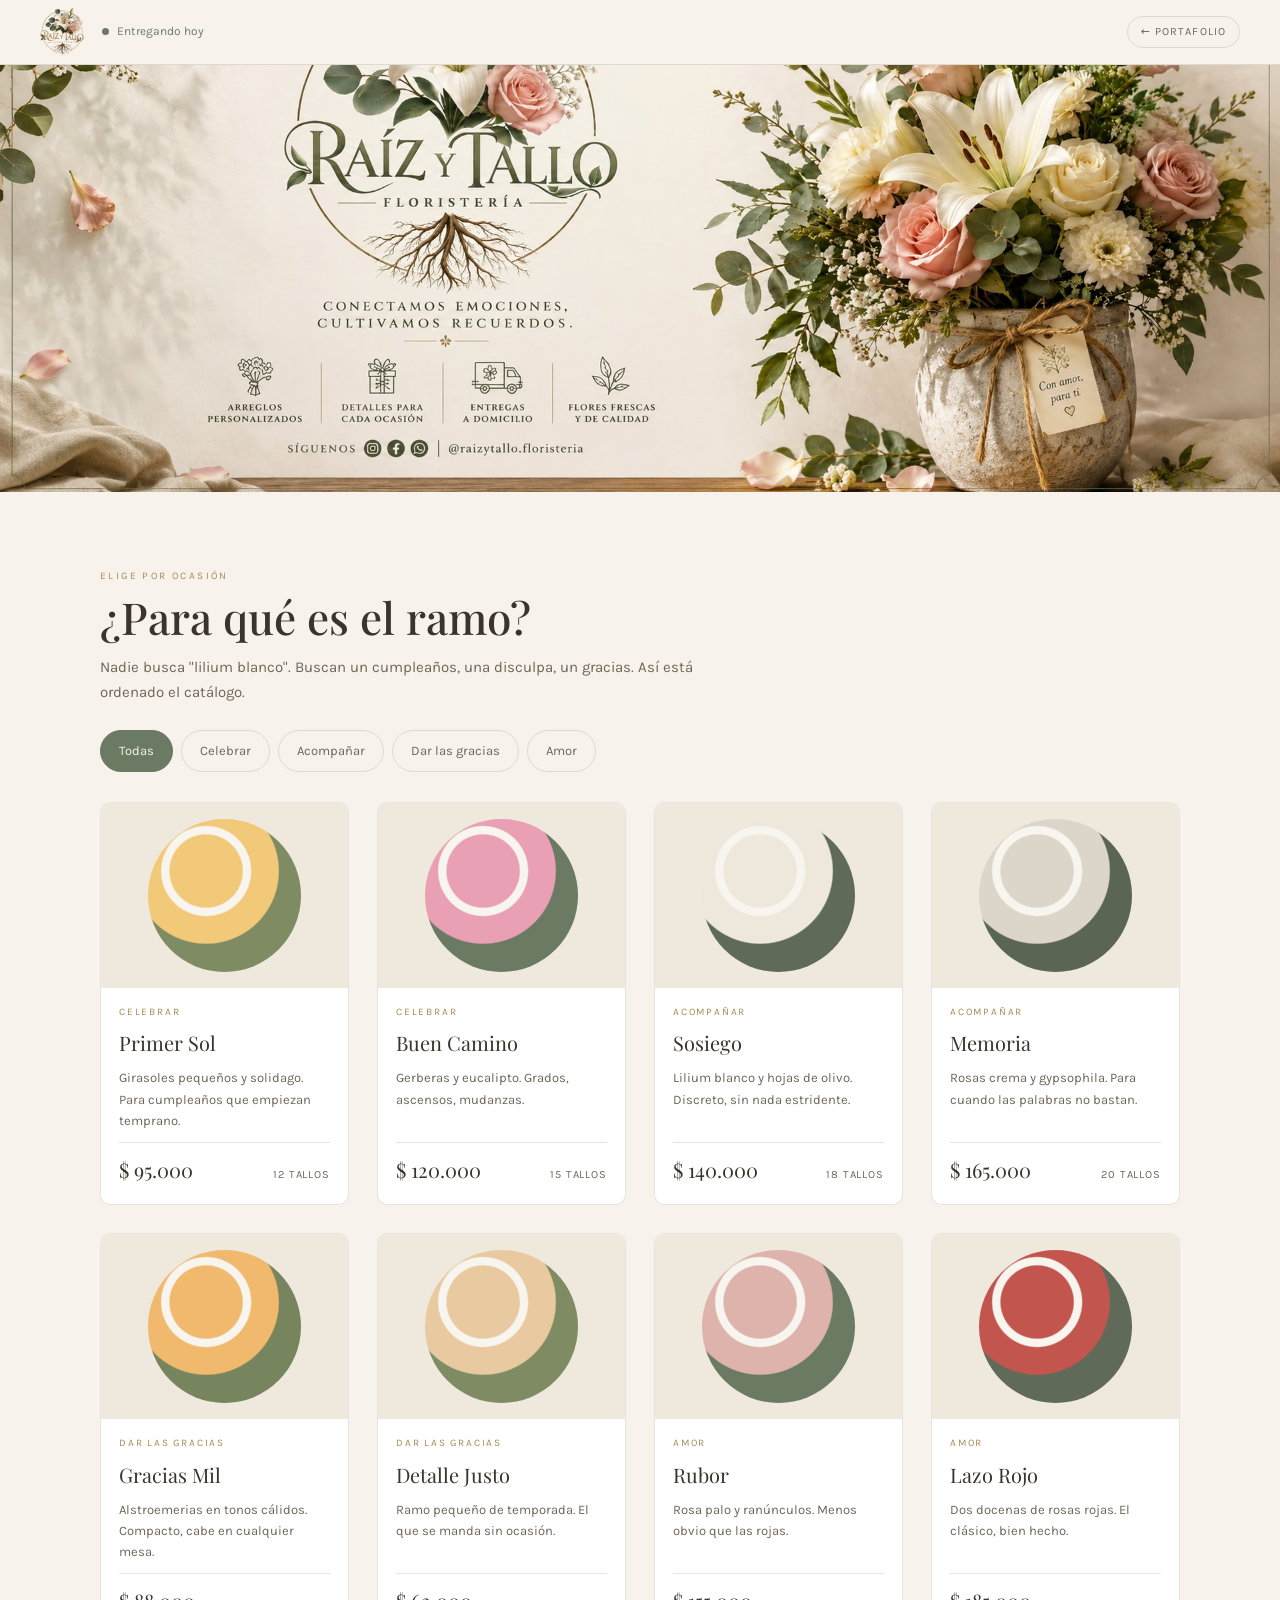
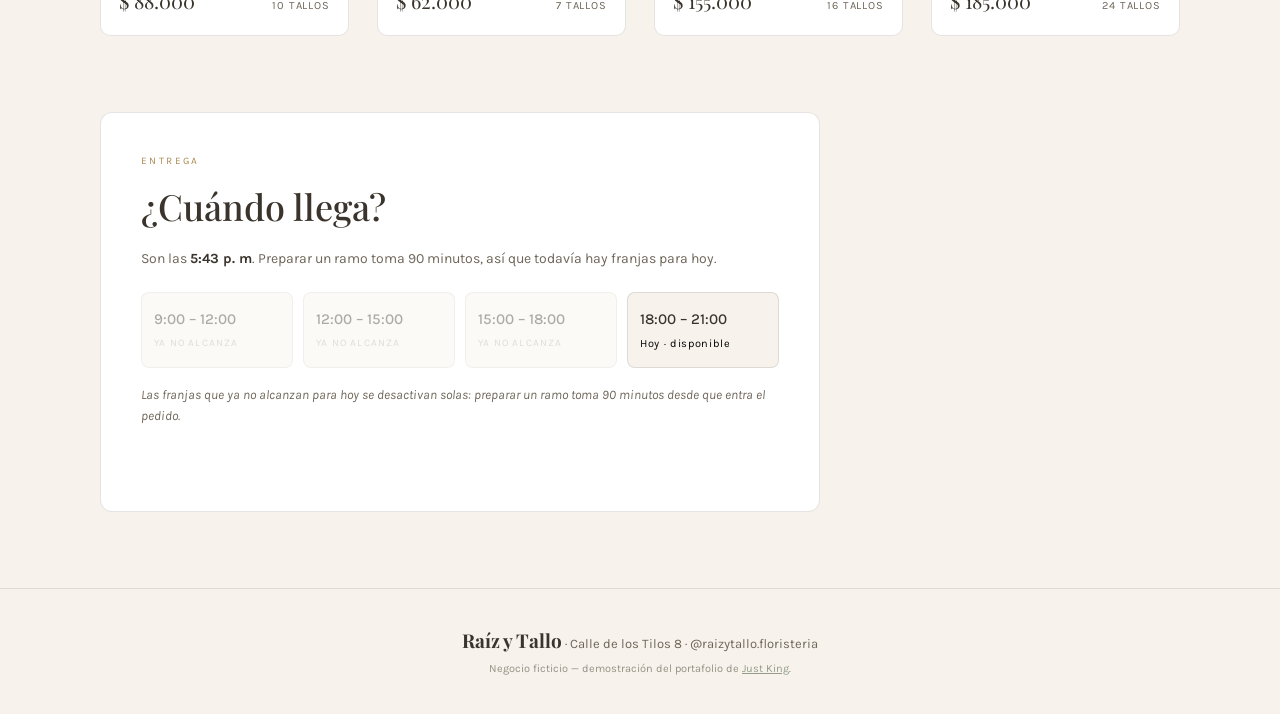
<file: proyectos/raiz-y-tallo/index.html>
<!DOCTYPE html>
<html lang="es">
<head>
  <meta charset="UTF-8" />
  <meta name="viewport" content="width=device-width, initial-scale=1.0" />
  <title>Raíz y Tallo — Floristería con entrega el mismo día</title>
  <meta name="description" content="Raíz y Tallo: conectamos emociones, cultivamos recuerdos. Ramos por ocasión con entrega el mismo día." />
  <meta name="theme-color" content="#F7F3EC" />
  <link rel="icon" type="image/png" href="../../assets/marcas/raiz-y-tallo/logo.png" />
  <link rel="preconnect" href="https://fonts.googleapis.com" />
  <link rel="preconnect" href="https://fonts.gstatic.com" crossorigin />
  <link href="https://fonts.googleapis.com/css2?family=Playfair+Display:ital,wght@0,400;0,500;1,400&family=Karla:wght@300;400;500;600&display=swap" rel="stylesheet" />
  <link rel="stylesheet" href="css/styles.css" />
</head>
<body>

<a class="saltar" href="#ramos">Saltar a los ramos</a>

<header class="barra">
  <img class="barra__logo" src="../../assets/marcas/raiz-y-tallo/logo.png" alt="Raíz y Tallo" />
  <p class="barra__aviso" id="barra-aviso"></p>
  <a class="volver" href="../../">← Portafolio</a>
</header>

<section class="hero">
  <img class="hero__img" src="../../assets/marcas/raiz-y-tallo/banner.jpg" alt="Raíz y Tallo — floristería. Conectamos emociones, cultivamos recuerdos." />
</section>

<main>

  <section class="ocasiones" id="ramos" aria-labelledby="ocasiones-titulo">
    <div class="seccion__cabeza">
      <p class="eyebrow">Elige por ocasión</p>
      <h2 id="ocasiones-titulo">¿Para qué es el ramo?</h2>
      <p class="seccion__bajada">
        Nadie busca "lilium blanco". Buscan un cumpleaños, una disculpa, un
        gracias. Así está ordenado el catálogo.
      </p>
    </div>

    <nav class="ocasiones__tabs" aria-label="Ocasiones">
      <button type="button" class="tab" data-oc="todo" aria-pressed="true">Todas</button>
      <button type="button" class="tab" data-oc="celebrar" aria-pressed="false">Celebrar</button>
      <button type="button" class="tab" data-oc="acompanar" aria-pressed="false">Acompañar</button>
      <button type="button" class="tab" data-oc="gracias" aria-pressed="false">Dar las gracias</button>
      <button type="button" class="tab" data-oc="amor" aria-pressed="false">Amor</button>
    </nav>

    <ul class="ramos" id="ramos-lista"><!-- generado desde js/main.js --></ul>
  </section>

  <section class="entrega" id="entrega" aria-labelledby="entrega-titulo">
    <div class="entrega__caja">
      <p class="eyebrow">Entrega</p>
      <h2 id="entrega-titulo">¿Cuándo llega?</h2>
      <p class="entrega__reloj" id="reloj"></p>

      <fieldset class="franjas">
        <legend class="visualmente-oculto">Franja de entrega</legend>
        <div class="franjas__lista" id="franjas"></div>
      </fieldset>

      <p class="entrega__nota">
        Las franjas que ya no alcanzan para hoy se desactivan solas: preparar
        un ramo toma 90 minutos desde que entra el pedido.
      </p>

      <div class="resumen" id="resumen" aria-live="polite"></div>
    </div>
  </section>

</main>

<footer class="pie">
  <p><strong>Raíz y Tallo</strong> · Calle de los Tilos 8 · @raizytallo.floristeria</p>
  <p class="pie__demo">Negocio ficticio — demostración del portafolio de <a href="../../">Just King</a>.</p>
</footer>

<script src="js/main.js"></script>
</body>
</html>
</file>
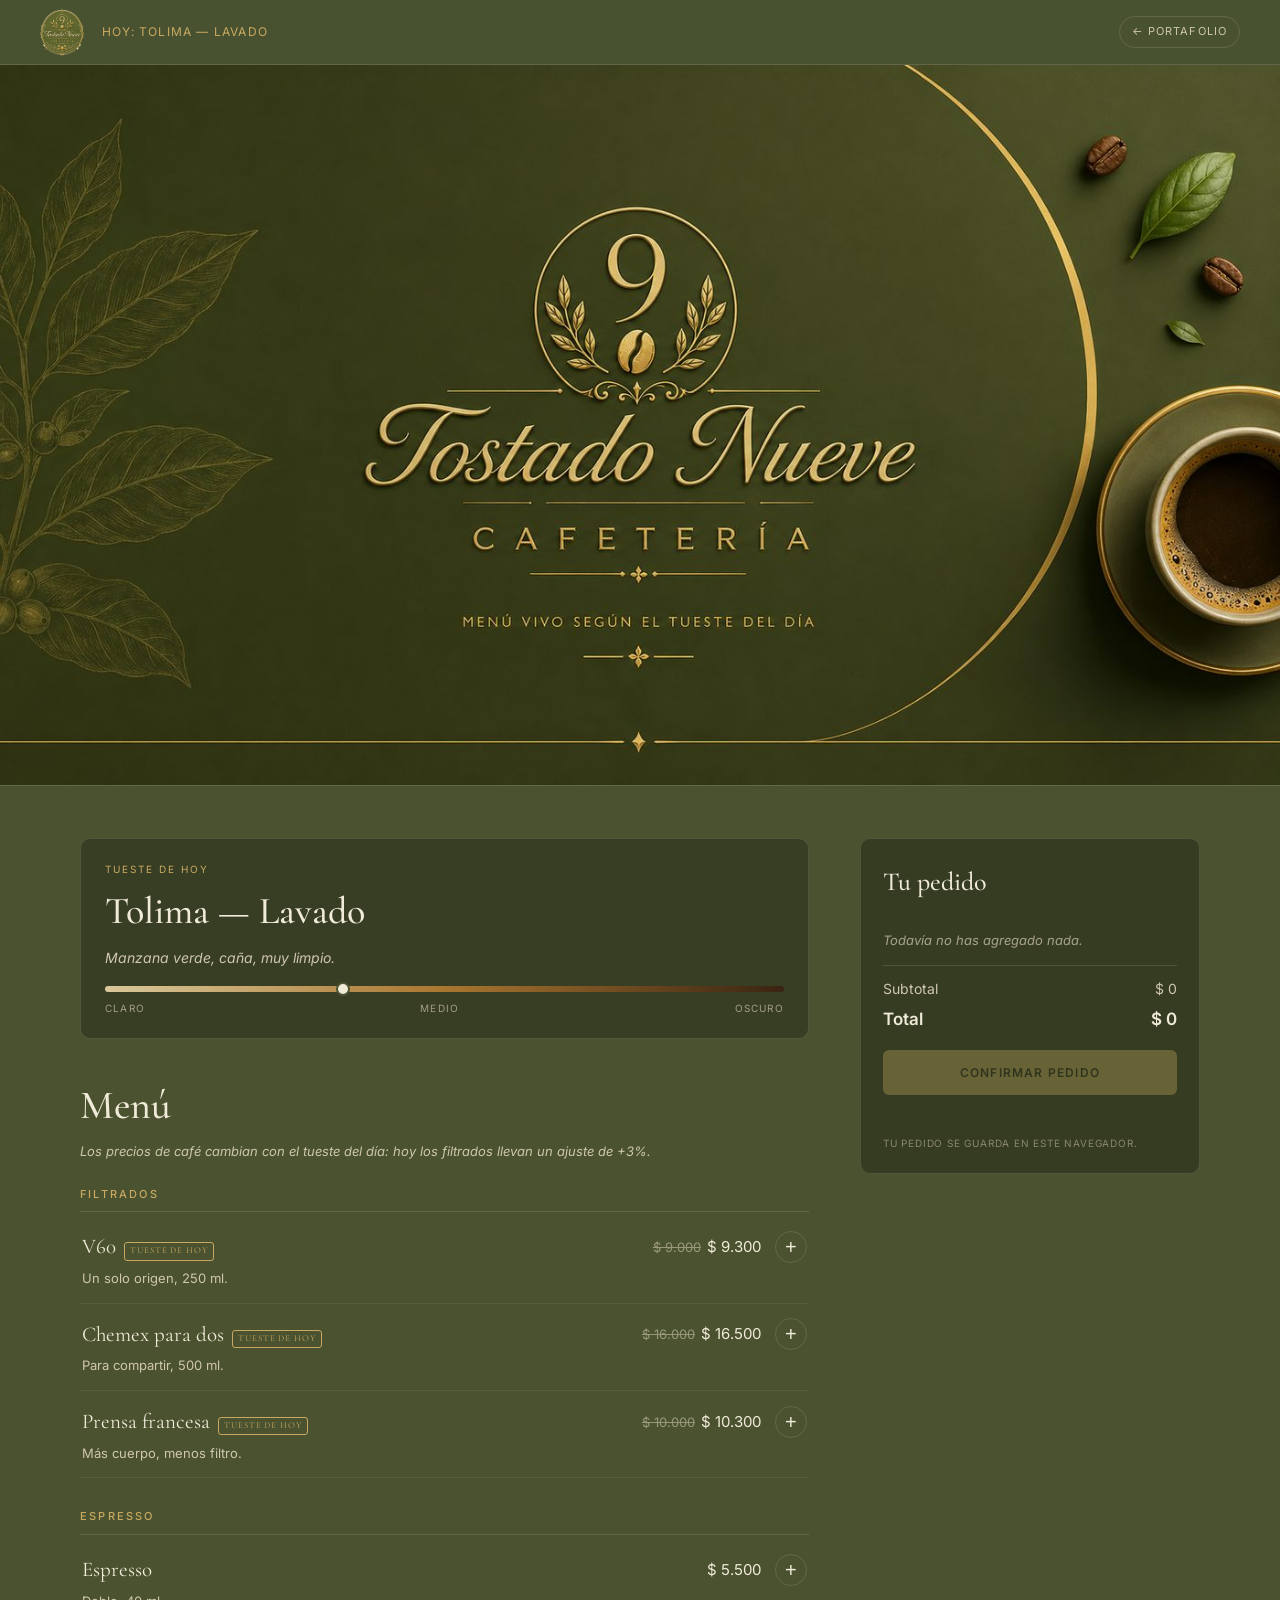
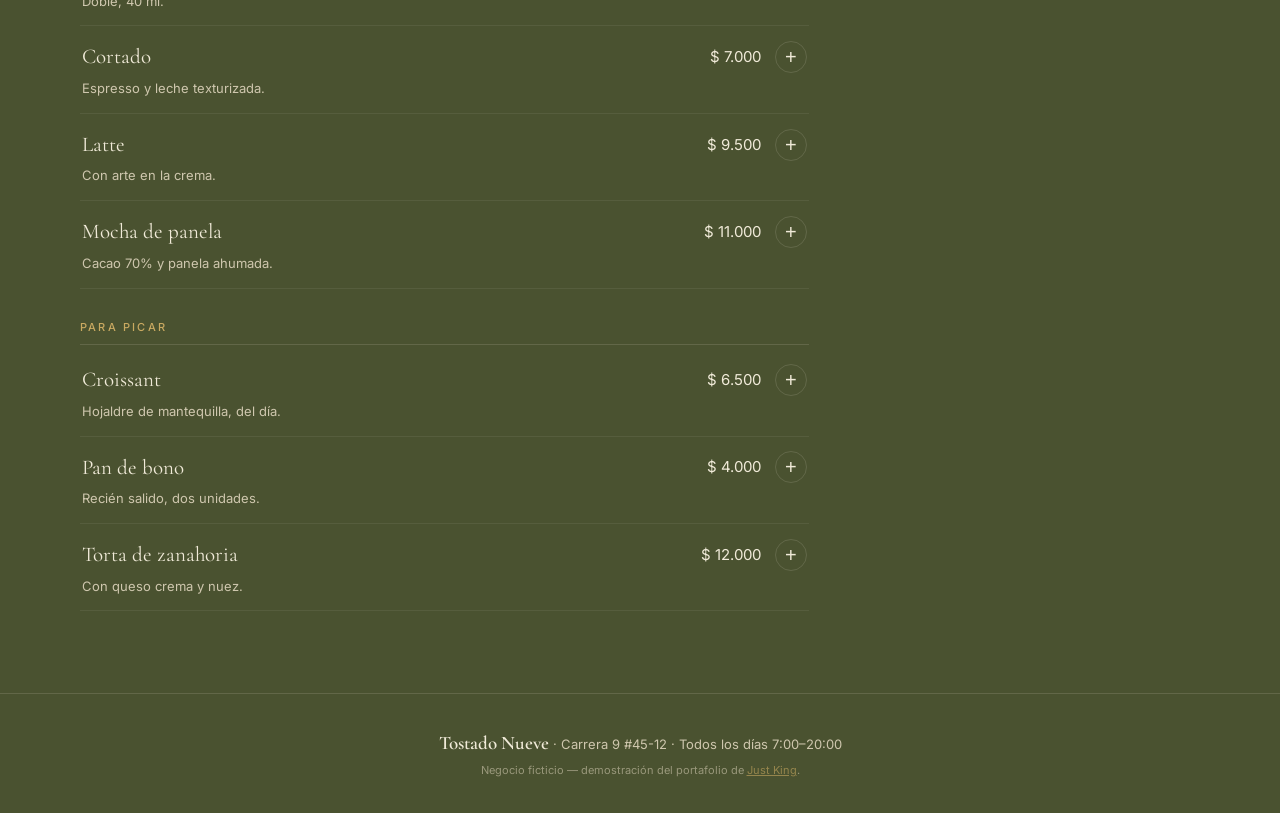
<file: proyectos/tostado-nueve/index.html>
<!DOCTYPE html>
<html lang="es">
<head>
  <meta charset="UTF-8" />
  <meta name="viewport" content="width=device-width, initial-scale=1.0" />
  <title>Tostado Nueve — Cafetería</title>
  <meta name="description" content="Tostado Nueve: menú vivo según el tueste del día. Arma tu pedido y recógelo listo." />
  <meta name="theme-color" content="#4A5230" />
  <link rel="icon" type="image/png" href="../../assets/marcas/tostado-nueve/logo.png" />
  <link rel="preconnect" href="https://fonts.googleapis.com" />
  <link rel="preconnect" href="https://fonts.gstatic.com" crossorigin />
  <link href="https://fonts.googleapis.com/css2?family=Cormorant+Garamond:wght@400;500;600&family=Inter:wght@300;400;500;600&display=swap" rel="stylesheet" />
  <link rel="stylesheet" href="css/styles.css" />
</head>
<body>

<a class="saltar" href="#menu">Saltar al menú</a>

<header class="barra">
  <img class="barra__logo" src="../../assets/marcas/tostado-nueve/logo.png" alt="Tostado Nueve" />
  <p class="barra__tueste" id="barra-tueste"></p>
  <a class="volver" href="../../">← Portafolio</a>
</header>

<section class="hero">
  <img class="hero__img" src="../../assets/marcas/tostado-nueve/banner.jpg" alt="Tostado Nueve — cafetería, menú vivo según el tueste del día" />
</section>

<main class="doble" id="menu">

  <section class="menu" aria-labelledby="menu-titulo">
    <div class="tueste" id="tueste">
      <p class="tueste__etiqueta">Tueste de hoy</p>
      <h2 class="tueste__nombre" id="tueste-nombre"></h2>
      <p class="tueste__notas" id="tueste-notas"></p>
      <div class="tueste__barra" role="img" id="tueste-barra" aria-label="">
        <span id="tueste-relleno"></span>
      </div>
      <p class="tueste__escala"><span>Claro</span><span>Medio</span><span>Oscuro</span></p>
    </div>

    <h2 id="menu-titulo" class="menu__titulo">Menú</h2>
    <p class="menu__nota" id="menu-nota"></p>

    <div id="grupos"><!-- generado desde js/main.js --></div>
  </section>

  <aside class="pedido" aria-labelledby="pedido-titulo">
    <div class="pedido__caja">
      <h2 id="pedido-titulo">Tu pedido</h2>
      <ul class="pedido__lista" id="pedido-lista"></ul>
      <p class="pedido__vacio" id="pedido-vacio">Todavía no has agregado nada.</p>

      <dl class="pedido__totales">
        <div><dt>Subtotal</dt><dd id="subtotal">$0</dd></div>
        <div class="pedido__total"><dt>Total</dt><dd id="total">$0</dd></div>
      </dl>

      <button class="boton" type="button" id="confirmar" disabled>Confirmar pedido</button>
      <button class="enlace" type="button" id="vaciar" hidden>Vaciar pedido</button>
      <p class="pedido__estado" id="pedido-estado" role="status"></p>
      <p class="pedido__guardado">Tu pedido se guarda en este navegador.</p>
    </div>
  </aside>

</main>

<footer class="pie">
  <p><strong>Tostado Nueve</strong> · Carrera 9 #45-12 · Todos los días 7:00–20:00</p>
  <p class="pie__demo">Negocio ficticio — demostración del portafolio de <a href="../../">Just King</a>.</p>
</footer>

<script src="js/main.js"></script>
</body>
</html>
</file>
<file: css/portafolio.css>
/* ============================================================================
   Just King — portafolio de restaurantes y tiendas
   Negro absoluto, neon blanco, oro solo en accion.
   ========================================================================= */

:root {
  /* --- Paleta ------------------------------------------------------------ */
  --negro:        #000000;
  --neon:         #F5F5FF;  /* blanco frio: el glow puro se ve plano */
  --blanco:       #FFFFFF;  /* solo el titulo del proyecto activo */
  --gris-cuerpo:  #A8A8B8;  /* 9.2:1 sobre negro — parrafos */
  --gris-meta:    #787884;  /* 4.8:1 — tags inactivos, url, numeracion.
                               Va en texto de 10-11px, asi que tiene que pasar
                               el 4.5:1 de AA igual que un parrafo. */
  --oro:          #D4AF37;  /* SOLO botones y la metrica destacada */
  --oro-claro:    #F0CC5A;  /* hover / focus del CTA */
  --verde:        #2BE38F;  /* SOLO el punto de 6px de "EN VIVO" */

  --borde:        rgba(245, 245, 255, .10);
  --borde-activo: rgba(245, 245, 255, .28);
  --velo:         rgba(245, 245, 255, .04);

  /* --- Glow multicapa ----------------------------------------------------
     Un `border` plano no hace neon. El blanco lleva cuatro capas hasta 60px;
     el oro se queda en 32px y sin la capa mas difusa, por eso se lee mas
     calido y compacto al lado del blanco. */
  --glow-blanco:
    0 0 1px  rgba(245, 245, 255, .90),
    0 0 6px  rgba(245, 245, 255, .35),
    0 0 24px rgba(245, 245, 255, .14),
    0 0 60px rgba(245, 245, 255, .06);

  --glow-blanco-tenue:
    0 0 1px  rgba(245, 245, 255, .45),
    0 0 8px  rgba(245, 245, 255, .12),
    0 0 28px rgba(245, 245, 255, .05);

  --glow-oro:
    0 0 1px  rgba(212, 175, 55, .90),
    0 0 10px rgba(212, 175, 55, .40),
    0 0 32px rgba(212, 175, 55, .18);

  --glow-texto: 0 0 18px rgba(245, 245, 255, .30);

  /* --- Tipografia -------------------------------------------------------- */
  --display: 'Space Grotesk', ui-sans-serif, system-ui, sans-serif;
  --mono:    'JetBrains Mono', ui-monospace, 'SF Mono', Menlo, monospace;

  /* --- Movimiento --------------------------------------------------------
     Una sola curva para todo lo que se mueve: salida rapida, llegada suave. */
  --curva: cubic-bezier(.2, .8, .2, 1);
  --t-tarjeta: 260ms;
  --t-glow: 180ms;
}

*, *::before, *::after { box-sizing: border-box; }

html { -webkit-text-size-adjust: 100%; }

body {
  margin: 0;
  min-height: 100vh;
  background: var(--negro);   /* absoluto: sin gradientes grises de por medio */
  color: var(--gris-cuerpo);
  font-family: var(--display);
  font-size: 16px;
  line-height: 1.6;
  -webkit-font-smoothing: antialiased;
  display: flex;
  flex-direction: column;
  overflow-x: hidden;
}

img { max-width: 100%; display: block; }

/* --- Accesibilidad -------------------------------------------------------- */

.visualmente-oculto {
  position: absolute; width: 1px; height: 1px;
  padding: 0; margin: -1px; overflow: hidden;
  clip-path: inset(50%); white-space: nowrap; border: 0;
}

.saltar {
  position: absolute; top: -100px; left: 16px; z-index: 100;
  padding: 12px 20px;
  background: var(--negro);
  color: var(--neon);
  border: 1px solid var(--borde-activo);
  font-family: var(--mono);
  font-size: 13px;
  text-decoration: none;
}
.saltar:focus { top: 16px; }

/* Foco visible en todo lo interactivo. Nunca `outline: none` a secas. */
a:focus-visible,
button:focus-visible {
  outline: 2px solid var(--neon);
  outline-offset: 3px;
  border-radius: 2px;
}

/* --- Cabecera ------------------------------------------------------------- */

.cabecera {
  display: flex;
  align-items: center;
  justify-content: space-between;
  gap: 16px;
  padding: 22px clamp(20px, 4vw, 48px);
  border-bottom: 1px solid var(--borde);
}

.cabecera__marca {
  display: inline-flex;
  align-items: center;
  gap: 10px;
  color: var(--neon);
  text-decoration: none;
  font-family: var(--mono);
  font-size: 14px;
  font-weight: 500;
  letter-spacing: .14em;
}
.cabecera__marca img { width: 28px; height: 28px; object-fit: contain; }
.cabecera__marca b { font-weight: 500; color: var(--gris-meta); }

.cabecera__meta {
  margin: 0;
  font-family: var(--mono);
  font-size: 11px;
  letter-spacing: .16em;
  text-transform: uppercase;
  color: var(--gris-meta);
}

/* --- Rejilla principal ---------------------------------------------------- */

.escena {
  flex: 1;
  display: grid;
  grid-template-columns: 360px minmax(0, 1fr);
  gap: clamp(32px, 5vw, 72px);
  align-items: start;
  padding: clamp(32px, 5vw, 64px) clamp(20px, 4vw, 48px);
  max-width: 1440px;
  width: 100%;
  margin: 0 auto;
}

/* ============================================================================
   Mazo de tarjetas
   ========================================================================= */

.mazo { position: sticky; top: 40px; }

.mazo__escenario {
  position: relative;
  height: 390px;
  perspective: 1400px;          /* perspectiva ligera, no de videojuego */
  perspective-origin: 50% 40%;
}

.mazo__pila {
  list-style: none;
  margin: 0; padding: 0;
  position: relative;
  height: 100%;
  transform-style: preserve-3d;
}

.tarjeta {
  position: absolute;
  inset: 0;
  margin: auto;
  width: 100%;
  height: 300px;
  /* Origen al centro: con el origen abajo, al encoger las tarjetas de atras su
     borde superior baja y se come el desplazamiento que las hace asomar. */
  transform-origin: 50% 50%;
  transition:
    transform var(--t-tarjeta) var(--curva),
    opacity   var(--t-tarjeta) var(--curva),
    filter    var(--t-tarjeta) var(--curva);
  will-change: transform, opacity;
}

.tarjeta__boton {
  /* La tarjeta entera es el control: un solo tab stop por proyecto. */
  position: relative;   /* ancla del logo de fondo; sin esto se sale del clip */
  display: flex;
  flex-direction: column;
  justify-content: space-between;
  width: 100%; height: 100%;
  padding: 22px;
  background: #050505;
  border: 1px solid var(--borde);
  border-radius: 14px;
  color: inherit;
  font: inherit;
  text-align: left;
  cursor: pointer;
  overflow: hidden;
  transition:
    border-color var(--t-glow) var(--curva),
    box-shadow   var(--t-glow) var(--curva);
}

/* El logo del negocio vive detras, muy bajado, como marca de agua.
   Siempre en gris: el unico color de la pagina es el oro del CTA, y el color
   de cada marca se ve donde corresponde, dentro del mockup del navegador. */
.tarjeta__fondo {
  position: absolute;
  right: -18%; bottom: -14%;
  width: 74%;
  opacity: .14;
  filter: grayscale(1) contrast(1.15);
  pointer-events: none;
  transition: opacity var(--t-glow) var(--curva);
}

.tarjeta__cabeza {
  display: flex;
  align-items: center;
  justify-content: space-between;
  gap: 12px;
  position: relative;
}

.tarjeta__num {
  font-family: var(--mono);
  font-size: 11px;
  letter-spacing: .16em;
  color: var(--gris-meta);
}

.tarjeta__cuerpo { position: relative; }

.tarjeta__nombre {
  display: block;           /* es un <span>: sin esto la categoria se le pega */
  margin: 0 0 4px;
  font-size: 26px;
  font-weight: 600;
  letter-spacing: -.02em;
  line-height: 1.1;
  color: var(--neon);
}

.tarjeta__cat {
  display: block;
  margin: 0;
  font-family: var(--mono);
  font-size: 10px;
  letter-spacing: .18em;
  text-transform: uppercase;
  color: var(--gris-meta);
}

/* Estados del mazo: la activa al frente, las demas apiladas hacia atras.
   Las posiciones exactas las calcula carrusel.js via custom properties. */
.tarjeta {
  transform:
    translate3d(0, calc(var(--desp, 0) * 1px), calc(var(--prof, 0) * 1px))
    rotateX(var(--giro, 0deg))
    scale(var(--escala, 1));
  opacity: var(--opa, 1);
  z-index: var(--capa, 0);
}

.tarjeta:not(.tarjeta--activa) .tarjeta__boton { pointer-events: auto; }
.tarjeta:not(.tarjeta--activa) { filter: brightness(.55); }

.tarjeta--activa .tarjeta__boton {
  border-color: var(--borde-activo);
  box-shadow: var(--glow-blanco-tenue);
}
.tarjeta--activa .tarjeta__fondo { opacity: .26; }

/* Glow real en hover, igual que en la tarjeta de detalle. */
.tarjeta__boton:hover,
.tarjeta__boton:focus-visible {
  border-color: var(--borde-activo);
  box-shadow: var(--glow-blanco);
}
.tarjeta__boton:hover .tarjeta__fondo { opacity: .34; }

/* Animacion de entrada al cambiar de proyecto: lift + slide, no fade. */
@keyframes entrar {
  from { transform: translate3d(0, 14px, 0) scale(.985); opacity: 0; }
  to   { transform: translate3d(0, 0, 0)    scale(1);    opacity: 1; }
}

/* --- Insignia EN VIVO -----------------------------------------------------
   El punto es verde; el texto se queda en blanco. Asi el color se lee sin
   competir con el oro, que es el unico acento de la marca. */

.envivo {
  display: inline-flex;
  align-items: center;
  gap: 7px;
  font-family: var(--mono);
  font-size: 10px;
  font-weight: 500;
  letter-spacing: .18em;
  text-transform: uppercase;
  color: var(--neon);
  white-space: nowrap;
}

.envivo::before {
  content: '';
  width: 6px; height: 6px;
  border-radius: 50%;
  background: var(--verde);
  box-shadow: 0 0 8px rgba(43, 227, 143, .8);
  animation: latido 2.4s ease-in-out infinite;
}

@keyframes latido {
  0%, 100% { opacity: 1; }
  50%      { opacity: .35; }
}

/* --- Controles ------------------------------------------------------------ */

.mazo__controles {
  display: flex;
  align-items: center;
  justify-content: center;
  gap: 18px;
  margin-top: 28px;
}

.flecha {
  width: 42px; height: 42px;
  display: grid;
  place-items: center;
  background: transparent;
  border: 1px solid var(--borde);
  border-radius: 50%;
  color: var(--neon);
  font-size: 22px;
  line-height: 1;
  cursor: pointer;
  transition:
    border-color var(--t-glow) var(--curva),
    box-shadow   var(--t-glow) var(--curva),
    color        var(--t-glow) var(--curva);
}
.flecha span { display: block; margin-top: -3px; }

.flecha:hover,
.flecha:focus-visible {
  border-color: var(--borde-activo);
  box-shadow: var(--glow-blanco);
}

.contador {
  margin: 0;
  min-width: 62px;
  text-align: center;
  font-family: var(--mono);
  font-size: 12px;
  letter-spacing: .14em;
  color: var(--gris-meta);
}
.contador b { color: var(--neon); font-weight: 500; }

/* Los puntos solo aparecen en movil; en escritorio manda el contador. */
.puntos { display: none; list-style: none; margin: 0; padding: 0; gap: 8px; }
.puntos li {
  width: 6px; height: 6px;
  border-radius: 50%;
  background: var(--borde-activo);
  transition: background var(--t-glow) var(--curva),
              box-shadow var(--t-glow) var(--curva);
}
.puntos li[data-activo] {
  background: var(--neon);
  box-shadow: 0 0 8px rgba(245, 245, 255, .7);
}

/* ============================================================================
   Panel de detalle
   ========================================================================= */

.detalle {
  border: 1px solid var(--borde-activo);
  border-radius: 18px;
  padding: clamp(24px, 3.4vw, 40px);
  background: #030303;
  box-shadow: var(--glow-blanco);     /* glow real, no border de color */
}

.detalle__cabeza {
  display: flex;
  align-items: flex-start;
  justify-content: space-between;
  gap: 20px;
  padding-bottom: 18px;
  border-bottom: 1px solid var(--borde);
}

.detalle__eyebrow {
  margin: 0;
  font-family: var(--mono);
  font-size: 11px;
  letter-spacing: .2em;
  text-transform: uppercase;
  color: var(--gris-meta);
}
.detalle__eyebrow b { color: var(--neon); font-weight: 500; }

.detalle__tipo {
  margin: 22px 0 10px;
  font-family: var(--mono);
  font-size: 11px;
  letter-spacing: .2em;
  text-transform: uppercase;
  color: var(--gris-meta);
}

.detalle__titulo {
  margin: 0 0 16px;
  font-size: clamp(38px, 5.6vw, 64px);
  font-weight: 700;
  letter-spacing: -.03em;   /* el tracking negativo lo vuelve editorial */
  line-height: 1;
  color: var(--blanco);
  text-shadow: var(--glow-texto);
}

.detalle__desc {
  margin: 0 0 22px;
  max-width: 58ch;
  font-size: 16px;
  color: var(--gris-cuerpo);   /* nunca el neon: no se lee en parrafo largo */
}

.detalle__tags {
  list-style: none;
  display: flex;
  flex-wrap: wrap;
  gap: 8px;
  margin: 0 0 24px;
  padding: 0;
}
.detalle__tags li {
  padding: 5px 11px;
  border: 1px solid var(--borde);
  border-radius: 999px;
  background: var(--velo);
  font-family: var(--mono);
  font-size: 10px;
  letter-spacing: .12em;
  text-transform: uppercase;
  color: var(--gris-cuerpo);
}

/* La metrica es el unico texto dorado de toda la pagina. */
.metrica {
  display: flex;
  align-items: baseline;
  gap: 10px;
  margin: 0 0 28px;
  padding-top: 4px;
}
.metrica__valor {
  font-family: var(--mono);
  font-size: 30px;
  font-weight: 500;
  letter-spacing: -.01em;
  color: var(--oro);
}
.metrica__etiqueta {
  font-family: var(--mono);
  font-size: 10px;
  letter-spacing: .18em;
  text-transform: uppercase;
  color: var(--gris-meta);
}

/* --- Mockup de navegador -------------------------------------------------- */

.mockup {
  border: 1px solid var(--borde-activo);
  border-radius: 12px;
  overflow: hidden;
  background: #060606;
  box-shadow: var(--glow-blanco);
  margin-bottom: 26px;
}

.mockup__barra {
  display: flex;
  align-items: center;
  gap: 12px;
  padding: 10px 14px;
  border-bottom: 1px solid var(--borde);
  background: #0A0A0A;
}

.mockup__puntos { display: flex; gap: 6px; }
.mockup__puntos span {
  width: 9px; height: 9px;
  border-radius: 50%;
  background: rgba(245, 245, 255, .18);
}

.mockup__url {
  flex: 1;
  padding: 4px 12px;
  border-radius: 6px;
  background: rgba(245, 245, 255, .05);
  font-family: var(--mono);
  font-size: 11px;
  color: var(--gris-meta);
  text-align: center;
  overflow: hidden;
  text-overflow: ellipsis;
  white-space: nowrap;
}

.mockup__lienzo {
  position: relative;
  aspect-ratio: 16 / 10;
  background: #0B0B0B;
}
.mockup__lienzo iframe {
  position: absolute;
  inset: 0;
  width: 100%; height: 100%;
  border: 0;
  /* El sitio real se dibuja a 1280 y se reduce, para que se vea como
     escritorio y no como su propio layout movil dentro del marco. */
  width: 1280px;
  height: 800px;
  transform: scale(var(--zoom, .5));
  transform-origin: 0 0;
}

/* --- Botones -------------------------------------------------------------- */

.boton {
  display: inline-flex;
  align-items: center;
  gap: 10px;
  padding: 14px 26px;
  border: 1px solid transparent;
  border-radius: 8px;
  font-family: var(--mono);
  font-size: 12px;
  font-weight: 500;
  letter-spacing: .14em;
  text-transform: uppercase;
  text-decoration: none;
  cursor: pointer;
  transition:
    background   var(--t-glow) var(--curva),
    box-shadow   var(--t-glow) var(--curva),
    color        var(--t-glow) var(--curva),
    transform    var(--t-glow) var(--curva);
}

.boton--oro {
  background: var(--oro);
  border-color: var(--oro);
  color: #100C02;             /* 8.9:1 sobre el oro */
  box-shadow: var(--glow-oro);
}
.boton--oro:hover,
.boton--oro:focus-visible {
  background: var(--oro-claro);
  border-color: var(--oro-claro);
  transform: translateY(-1px);
  box-shadow:
    0 0 1px  rgba(240, 204, 90, .95),
    0 0 14px rgba(240, 204, 90, .55),
    0 0 42px rgba(240, 204, 90, .24);
}

.boton[aria-disabled='true'] {
  background: transparent;
  border-color: var(--borde);
  color: var(--gris-meta);
  box-shadow: none;
  cursor: not-allowed;
  pointer-events: none;
}

/* --- Pie ------------------------------------------------------------------ */

.pie {
  display: flex;
  flex-direction: column;
  align-items: center;
  gap: 14px;
  padding: clamp(40px, 6vw, 72px) 24px clamp(32px, 4vw, 48px);
  border-top: 1px solid var(--borde);
  text-align: center;
}

.pie__nota {
  margin: 0;
  font-size: clamp(20px, 3vw, 28px);
  font-weight: 600;
  letter-spacing: -.02em;
  color: var(--neon);
}

.pie__legal {
  margin: 8px 0 0;
  font-family: var(--mono);
  font-size: 10px;
  letter-spacing: .12em;
  text-transform: uppercase;
  color: var(--gris-meta);
}
.pie__legal a { color: var(--gris-cuerpo); }

/* ============================================================================
   Responsive
   ========================================================================= */

@media (max-width: 1180px) {
  .escena { grid-template-columns: 300px minmax(0, 1fr); }
  .mazo__escenario { height: 360px; }
  .tarjeta { height: 250px; }
}

/* Tableta: dos columnas dejarian el detalle demasiado angosto, asi que se
   apila. El mazo conserva el 3D, solo que ahora a lo ancho. */
@media (max-width: 1000px) {
  .escena {
    grid-template-columns: minmax(0, 1fr);
    gap: 36px;
  }

  .mazo { position: static; }

  .mazo__escenario {
    height: 300px;
    max-width: 420px;
    margin: 0 auto;
  }
}

/* Movil: se cae el apilado 3D. Una sola tarjeta plana, flechas + swipe. */
@media (max-width: 780px) {
  .escena { gap: 28px; }

  .mazo__escenario {
    height: 150px;
    max-width: none;
    perspective: none;          /* sin 3D: en pantalla chica solo estorba */
    touch-action: pan-y;
  }

  .mazo__pila { transform-style: flat; }

  .tarjeta {
    height: 150px;
    /* Solo la activa existe visualmente; el resto se descarta del flujo. */
    transform: translate3d(calc(var(--desliz, 0) * 100%), 0, 0);
    opacity: var(--opa-movil, 0);
    pointer-events: none;
  }
  .tarjeta--activa { opacity: 1; pointer-events: auto; }
  .tarjeta:not(.tarjeta--activa) { filter: none; visibility: hidden; }

  .tarjeta__boton { padding: 18px; }
  .tarjeta__nombre { font-size: 22px; }
  .tarjeta__fondo { width: 40%; right: -6%; bottom: -20%; }

  .contador { display: none; }
  .puntos { display: flex; }

  .detalle { padding: 22px 18px; }
  .detalle__cabeza { flex-direction: column; gap: 10px; }
  .metrica { flex-direction: column; gap: 2px; align-items: flex-start; }
  .boton { width: 100%; justify-content: center; }
}

@media (max-width: 420px) {
  .cabecera { padding: 16px 18px; }
  .cabecera__meta { display: none; }
}

/* ============================================================================
   Movimiento reducido
   Se apaga todo lo que se desplaza o late; los cambios de estado siguen
   siendo perceptibles, pero instantaneos.
   ========================================================================= */

@media (prefers-reduced-motion: reduce) {
  *, *::before, *::after {
    animation-duration: .001ms !important;
    animation-iteration-count: 1 !important;
    transition-duration: .001ms !important;
    scroll-behavior: auto !important;
  }

  .tarjeta { transition: opacity .001ms; }
  .envivo::before { animation: none; opacity: 1; }
  .boton--oro:hover { transform: none; }
}
</file>
<file: inicio-anterior/css/style.css>
/* =========================================================
   Just King — Portafolio
   Paleta (2026-08-16: se retiraron rosa y cyan — dominante
   blanco/negro, pedido explícito del usuario):
     Negro   #000000  (fondo)
     Blanco  #FFFFFF  (texto, acentos, gradientes, bordes)
     Rojo    #FF0033  (CTA principal)
     Verde   #39FF14  (éxito, badges, acento Fiverr)

   --pink y --cyan se mantienen como nombres de variable (evita
   tocar cada clase que los usa: .accent-pink, .link-cyan, etc.)
   pero ahora valen blanco/gris claro — ya no son rosa ni cyan.
   ========================================================= */

:root {
  --black: #000000;
  --white: #ffffff;
  --pink: #ffffff;
  --red: #ff0033;
  --cyan: #d9d9d9;
  --green: #39ff14;

  --bg: #000000;
  --text: #ffffff;
  --muted: rgba(255, 255, 255, 0.65);
  --dim: rgba(255, 255, 255, 0.45);
  --card: rgba(255, 255, 255, 0.03);
  --card-border: rgba(255, 255, 255, 0.08);
  --card-border-hover: rgba(255, 255, 255, 0.2);

  --radius: 14px;
  --radius-lg: 20px;

  --font-display: "Space Grotesk", system-ui, sans-serif;
  --font-body: "Inter", system-ui, sans-serif;
  --font-mono: "IBM Plex Mono", ui-monospace, monospace;

  --container: 1180px;
  --nav-h: 72px;
}

/* Reset */
*, *::before, *::after { box-sizing: border-box; }
html { scroll-behavior: smooth; }
body {
  margin: 0;
  background: var(--bg);
  color: var(--text);
  font-family: var(--font-body);
  font-weight: 400;
  line-height: 1.6;
  -webkit-font-smoothing: antialiased;
  overflow-x: hidden;
}
img { max-width: 100%; display: block; }
a { color: inherit; text-decoration: none; }
button { font-family: inherit; }

h1, h2, h3, h4 { font-family: var(--font-display); font-weight: 600; line-height: 1.15; margin: 0; }

/* Accents */
.accent-pink { color: var(--pink); }
.accent-red { color: var(--red); }
.accent-cyan { color: var(--cyan); }
.accent-green { color: var(--green); }
.link-cyan { color: var(--cyan); border-bottom: 1px dashed transparent; transition: border-color .2s; }
.link-cyan:hover { border-color: var(--cyan); }

.gradient-text {
  background: linear-gradient(90deg, var(--pink), var(--cyan));
  -webkit-background-clip: text;
  background-clip: text;
  color: transparent;
}

/* Fondo con glows */
.bg-glow {
  position: fixed;
  inset: 0;
  z-index: -1;
  overflow: hidden;
  pointer-events: none;
}
.glow {
  position: absolute;
  width: 520px;
  height: 520px;
  border-radius: 50%;
  filter: blur(140px);
  opacity: 0.35;
}
.glow-pink { background: var(--pink); top: -120px; left: -120px; }
.glow-cyan { background: var(--cyan); bottom: -140px; right: -160px; opacity: 0.28; }
.glow-red  { background: var(--red);  top: 40%; left: 55%; opacity: 0.18; width: 380px; height: 380px; }

/* Container */
.container { width: 100%; max-width: var(--container); margin: 0 auto; padding: 0 24px; }

/* =====================
   NAVBAR
   ===================== */
.nav {
  position: sticky;
  top: 0;
  z-index: 50;
  height: var(--nav-h);
  display: flex;
  align-items: center;
  justify-content: space-between;
  padding: 0 24px;
  background: rgba(0, 0, 0, 0.7);
  backdrop-filter: blur(14px);
  -webkit-backdrop-filter: blur(14px);
  border-bottom: 1px solid var(--card-border);
}
.nav__brand { display: flex; align-items: center; gap: 10px; }
.nav__logo { width: 34px; height: 34px; border-radius: 50%; object-fit: cover; }
.nav__name { font-family: var(--font-display); font-weight: 600; letter-spacing: 0.5px; }

.nav__menu { display: flex; align-items: center; gap: 26px; }
.nav__menu a {
  font-size: 0.94rem;
  color: var(--muted);
  transition: color .2s;
  position: relative;
}
.nav__menu a:hover { color: var(--cyan); }
.nav__menu a::after {
  content: "";
  position: absolute;
  left: 0; bottom: -6px;
  width: 0; height: 1px;
  background: var(--cyan);
  transition: width .25s;
}
.nav__menu a:hover::after { width: 100%; }

.nav__cta {
  padding: 8px 18px;
  border: 1px solid var(--red);
  border-radius: 999px;
  color: var(--white) !important;
  background: rgba(255, 0, 51, 0.12);
  transition: background .2s, transform .2s;
}
.nav__cta:hover { background: var(--red); transform: translateY(-1px); }
.nav__cta::after { display: none; }

.nav__toggle {
  display: none;
  background: none;
  border: 0;
  width: 40px; height: 40px;
  cursor: pointer;
  flex-direction: column;
  gap: 5px;
  justify-content: center;
  align-items: center;
}
.nav__toggle span {
  display: block;
  width: 22px;
  height: 2px;
  background: var(--white);
  transition: transform .25s, opacity .25s;
}

/* =====================
   HERO
   ===================== */
.hero {
  min-height: calc(100vh - var(--nav-h));
  display: flex;
  align-items: center;
  justify-content: center;
  padding: 60px 24px 80px;
  position: relative;
}
.hero__inner { text-align: center; max-width: 820px; }

.hero__logo-wrap {
  width: 140px;
  height: 140px;
  margin: 0 auto 28px;
  border-radius: 50%;
  padding: 4px;
  background: linear-gradient(135deg, var(--pink), var(--cyan));
  box-shadow: 0 0 60px rgba(255, 0, 200, 0.35), 0 0 100px rgba(0, 225, 255, 0.25);
  animation: float 6s ease-in-out infinite;
}
.hero__logo {
  width: 100%; height: 100%;
  border-radius: 50%;
  object-fit: cover;
  background: var(--black);
}
@keyframes float {
  0%, 100% { transform: translateY(0); }
  50% { transform: translateY(-8px); }
}

.hero__title {
  font-size: clamp(2.4rem, 6vw, 4.2rem);
  letter-spacing: -0.02em;
  margin-bottom: 20px;
}
.hero__subtitle {
  font-size: clamp(1rem, 1.5vw, 1.15rem);
  color: var(--muted);
  max-width: 600px;
  margin: 0 auto 36px;
}
.hero__ctas { display: flex; gap: 14px; justify-content: center; flex-wrap: wrap; }

.hero__scroll {
  position: absolute;
  bottom: 30px;
  left: 50%;
  transform: translateX(-50%);
  width: 22px; height: 36px;
  border: 2px solid var(--dim);
  border-radius: 12px;
}
.hero__scroll span {
  display: block;
  width: 3px; height: 8px;
  background: var(--cyan);
  border-radius: 2px;
  margin: 6px auto 0;
  animation: scrollDot 1.8s ease-in-out infinite;
}
@keyframes scrollDot {
  0% { transform: translateY(0); opacity: 1; }
  100% { transform: translateY(14px); opacity: 0; }
}

/* =====================
   BOTONES
   ===================== */
.btn {
  display: inline-block;
  padding: 13px 28px;
  border-radius: 999px;
  font-family: var(--font-display);
  font-weight: 500;
  font-size: 0.98rem;
  cursor: pointer;
  border: 1px solid transparent;
  transition: transform .2s, box-shadow .2s, background .2s, color .2s;
}
.btn--primary {
  background: var(--red);
  color: var(--white);
  box-shadow: 0 0 0 rgba(255, 0, 51, 0);
}
.btn--primary:hover {
  transform: translateY(-2px);
  box-shadow: 0 8px 30px rgba(255, 0, 51, 0.45);
}
.btn--ghost {
  background: transparent;
  color: var(--white);
  border-color: var(--cyan);
}
.btn--ghost:hover {
  background: rgba(0, 225, 255, 0.1);
  transform: translateY(-2px);
}
.btn--block { width: 100%; }

/* Botón "Buy me a coffee": el único transform: scale() va en el
   contenedor completo. Las dos imágenes son absolutas, mismo tamaño y
   posición entre sí, transform fijo (nunca cambia) — lo único que anima
   en ellas es opacity, para cambiar de coffee a kidney. */
.btn-support {
  position: relative;
  display: inline-block;
  width: 320px;
  max-width: 88vw;
  aspect-ratio: 900 / 276;
  transition: transform .3s ease;
}
.btn-support:hover,
.btn-support:focus-visible {
  transform: scale(1.05);
}
.btn-support__img {
  position: absolute;
  inset: 0;
  z-index: 1;
  width: 100%;
  height: 100%;
  object-fit: contain;
  transform: scale(1);
  transition: opacity .3s ease;
}
.btn-support__img--coffee {
  opacity: 1;
}
.btn-support__img--kidney {
  opacity: 0;
  pointer-events: none;
}
.btn-support:hover .btn-support__img--coffee,
.btn-support:focus-visible .btn-support__img--coffee {
  opacity: 0;
}
.btn-support:hover .btn-support__img--kidney,
.btn-support:focus-visible .btn-support__img--kidney {
  opacity: 1;
}

/* =====================
   SECCIONES
   ===================== */
.section {
  padding: 100px 0;
  position: relative;
}
.section-head { text-align: center; max-width: 720px; margin: 0 auto 60px; }
.eyebrow {
  display: inline-block;
  font-family: var(--font-mono);
  font-size: 0.8rem;
  letter-spacing: 0.2em;
  text-transform: uppercase;
  color: var(--cyan);
  border: 1px solid var(--card-border);
  padding: 4px 12px;
  border-radius: 999px;
  margin-bottom: 18px;
}
.section-title {
  font-size: clamp(1.8rem, 4vw, 2.8rem);
  letter-spacing: -0.02em;
  margin-bottom: 14px;
}
.section-sub { color: var(--muted); font-size: 1.02rem; }

/* =====================
   SOBRE MÍ
   ===================== */
.about__grid {
  display: grid;
  grid-template-columns: 1.4fr 1fr;
  gap: 60px;
  align-items: start;
}
.about__text p { color: var(--muted); margin: 0 0 18px; font-size: 1.02rem; }
.about__text strong { color: var(--white); }

.about__stats {
  list-style: none;
  padding: 0; margin: 0;
  display: grid;
  grid-template-columns: 1fr 1fr;
  gap: 16px;
}
.about__stats li {
  background: var(--card);
  border: 1px solid var(--card-border);
  border-radius: var(--radius);
  padding: 22px 20px;
  transition: border-color .25s, transform .25s;
}
.about__stats li:hover { border-color: var(--card-border-hover); transform: translateY(-3px); }
.stat__num { display: block; font-family: var(--font-display); font-size: 1.8rem; font-weight: 700; }
.stat__label { display: block; font-size: 0.9rem; color: var(--muted); margin-top: 4px; }

/* =====================
   SERVICIOS
   ===================== */
.services__grid {
  display: grid;
  grid-template-columns: repeat(auto-fit, minmax(240px, 1fr));
  gap: 20px;
}
.service-card {
  position: relative;
  background: var(--card);
  border: 1px solid var(--card-border);
  border-radius: var(--radius-lg);
  padding: 30px 26px;
  transition: transform .3s, border-color .3s, box-shadow .3s;
}
.service-card:hover {
  transform: translateY(-6px);
  border-color: var(--cyan);
  box-shadow: 0 12px 40px rgba(0, 225, 255, 0.12);
}
.service-card.featured {
  border-color: rgba(255, 0, 200, 0.5);
  background: linear-gradient(180deg, rgba(255, 0, 200, 0.07), rgba(0, 0, 0, 0));
}
.service-card__badge {
  position: absolute;
  top: -12px; right: 20px;
  background: var(--pink);
  color: var(--black);
  font-size: 0.72rem;
  font-weight: 600;
  padding: 4px 10px;
  border-radius: 999px;
  letter-spacing: 0.05em;
  text-transform: uppercase;
}
.service-card__icon {
  font-size: 1.8rem;
  color: var(--cyan);
  margin-bottom: 14px;
}
.service-card.featured .service-card__icon { color: var(--pink); }
.service-card h3 { font-size: 1.25rem; margin-bottom: 10px; }
.service-card p { color: var(--muted); font-size: 0.95rem; margin: 0 0 16px; }
.service-card ul {
  list-style: none;
  padding: 0; margin: 0 0 20px;
  font-size: 0.9rem;
  color: var(--muted);
}
.service-card ul li {
  padding: 6px 0;
  border-bottom: 1px dashed var(--card-border);
}
.service-card ul li:last-child { border-bottom: 0; }
.service-card ul li::before {
  content: "▸ ";
  color: var(--green);
  margin-right: 6px;
}
.service-card__price {
  display: block;
  font-family: var(--font-mono);
  font-size: 0.95rem;
  color: var(--muted);
}
.service-card__price strong { color: var(--white); font-size: 1.1rem; }

.services__note { text-align: center; margin-top: 40px; color: var(--muted); }

/* =====================
   PORTAFOLIO — sección destacada
   ===================== */
.section--portfolio { position: relative; }

/* Proyecto destacado (card grande, tipo hero card) */
.pf-featured {
  display: block;
  position: relative;
  background: linear-gradient(135deg, rgba(255, 0, 200, 0.06), rgba(0, 225, 255, 0.04));
  border: 1px solid var(--card-border);
  border-radius: 28px;
  padding: 32px 36px 36px;
  margin-bottom: 40px;
  overflow: hidden;
  transition: transform .35s cubic-bezier(.2,.7,.3,1),
              border-color .35s,
              box-shadow .35s;
  isolation: isolate;
}
.pf-featured::before {
  content: "";
  position: absolute;
  inset: -1px;
  border-radius: 28px;
  padding: 1px;
  background: linear-gradient(135deg, var(--pink), transparent 40%, var(--cyan) 100%);
  -webkit-mask: linear-gradient(#000 0 0) content-box, linear-gradient(#000 0 0);
  mask: linear-gradient(#000 0 0) content-box, linear-gradient(#000 0 0);
  -webkit-mask-composite: xor;
  mask-composite: exclude;
  opacity: 0;
  transition: opacity .4s;
  pointer-events: none;
  z-index: 1;
}
.pf-featured:hover { transform: translateY(-4px); box-shadow: 0 20px 60px rgba(255, 0, 200, 0.12); }
.pf-featured:hover::before { opacity: 1; }

.pf-featured__meta {
  display: flex;
  align-items: center;
  justify-content: space-between;
  margin-bottom: 24px;
  font-family: var(--font-mono);
  font-size: 0.78rem;
  letter-spacing: 0.15em;
  text-transform: uppercase;
}
.pf-index { color: var(--muted); }
.pf-tag {
  color: var(--muted);
  padding: 4px 10px;
  border: 1px solid var(--card-border);
  border-radius: 999px;
}
.pf-tag--live {
  color: var(--green);
  border-color: rgba(57, 255, 20, 0.35);
  background: rgba(57, 255, 20, 0.06);
  animation: liveBlink 2.4s ease-in-out infinite;
}
@keyframes liveBlink {
  0%, 100% { opacity: 1; }
  50%      { opacity: 0.65; }
}

.pf-featured__body {
  display: grid;
  grid-template-columns: 1fr 1.05fr;
  gap: 40px;
  align-items: center;
}
.pf-category {
  display: inline-block;
  font-family: var(--font-mono);
  font-size: 0.78rem;
  color: var(--cyan);
  letter-spacing: 0.08em;
  margin-bottom: 14px;
}
.pf-featured__title {
  font-family: var(--font-display);
  font-size: clamp(1.9rem, 4vw, 2.8rem);
  font-weight: 600;
  letter-spacing: -0.02em;
  margin: 0 0 16px;
  line-height: 1.05;
}
.pf-amp { color: var(--pink); font-style: italic; font-weight: 400; }
.pf-featured__text p {
  color: var(--muted);
  font-size: 1rem;
  margin: 0 0 20px;
  max-width: 460px;
}
.pf-featured__stack {
  list-style: none;
  padding: 0;
  margin: 0 0 26px;
  display: flex;
  flex-wrap: wrap;
  gap: 8px;
}
.pf-featured__stack li {
  font-family: var(--font-mono);
  font-size: 0.75rem;
  color: var(--muted);
  padding: 5px 10px;
  border: 1px solid var(--card-border);
  border-radius: 6px;
  background: rgba(255, 255, 255, 0.02);
}
.pf-cta {
  display: inline-flex;
  align-items: center;
  gap: 10px;
  color: var(--white);
  font-family: var(--font-display);
  font-weight: 500;
  font-size: 1rem;
  padding-bottom: 4px;
  border-bottom: 1px solid var(--cyan);
  transition: gap .3s, color .3s;
}
.pf-featured:hover .pf-cta { gap: 16px; color: var(--cyan); }
.pf-cta__arrow { transition: transform .3s; }
.pf-featured:hover .pf-cta__arrow { transform: translateX(4px); }

/* Preview mockup (browser en miniatura, en blanco, imita la landing real) */
.pf-preview {
  background: #0a0a0a;
  border: 1px solid rgba(255, 255, 255, 0.1);
  border-radius: 12px;
  overflow: hidden;
  box-shadow:
    0 25px 60px rgba(0, 0, 0, 0.6),
    0 0 0 1px rgba(255, 255, 255, 0.03),
    0 -6px 30px rgba(255, 0, 200, 0.06);
  transform: perspective(1400px) rotateY(-6deg) rotateX(3deg);
  transition: transform .5s cubic-bezier(.2,.7,.3,1);
}
.pf-featured:hover .pf-preview {
  transform: perspective(1400px) rotateY(-2deg) rotateX(1deg) translateY(-6px);
}

.pf-preview__bar {
  display: flex;
  align-items: center;
  gap: 6px;
  padding: 10px 14px;
  background: #141414;
  border-bottom: 1px solid rgba(255, 255, 255, 0.05);
}
.pf-preview__bar > span {
  width: 10px; height: 10px;
  border-radius: 50%;
  background: rgba(255, 255, 255, 0.15);
}
.pf-preview__url {
  flex: 1;
  margin-left: 12px;
  padding: 4px 10px;
  background: rgba(255, 255, 255, 0.05);
  border-radius: 5px;
  font-family: var(--font-mono);
  font-size: 0.7rem;
  color: var(--dim);
  text-align: center;
}

/* Escena interior del preview — imita el hero blanco/negro con dorado */
.pf-preview__screen {
  background: #fff;
  color: #000;
  padding: 38px 24px 32px;
  text-align: center;
  min-height: 260px;
  display: flex;
  flex-direction: column;
  align-items: center;
  justify-content: center;
  gap: 8px;
}
.pf-preview__brand {
  font-family: "Playfair Display", serif;
  font-size: 1.5rem;
  font-weight: 500;
  color: #000;
}
.pf-preview__amp { color: #ffc72c; font-style: italic; }
.pf-preview__tagline {
  font-family: "Playfair Display", serif;
  font-style: italic;
  font-size: 0.82rem;
  color: #555;
  margin-bottom: 10px;
}
.pf-preview__stat {
  font-family: "Playfair Display", serif;
  font-size: 1.7rem;
  font-weight: 600;
  color: #000;
  margin-top: 4px;
}
.pf-preview__gold { color: #ffc72c; }
.pf-preview__label {
  font-size: 0.62rem;
  letter-spacing: 0.2em;
  text-transform: uppercase;
  color: #888;
  margin-bottom: 14px;
}
.pf-preview__btn {
  display: inline-block;
  border: 1px solid #000;
  color: #000;
  font-size: 0.68rem;
  letter-spacing: 0.15em;
  text-transform: uppercase;
  padding: 8px 20px;
  margin-top: 6px;
}

/* Grid de próximos proyectos */
.pf-grid {
  display: grid;
  grid-template-columns: repeat(auto-fit, minmax(260px, 1fr));
  gap: 20px;
}
.pf-card {
  position: relative;
  background: var(--card);
  border: 1px solid var(--card-border);
  border-radius: var(--radius-lg);
  padding: 28px 26px 26px;
  overflow: hidden;
  transition: transform .3s, border-color .3s;
  isolation: isolate;
}
.pf-card:hover { transform: translateY(-4px); border-color: var(--card-border-hover); }
.pf-card__index {
  display: block;
  font-family: var(--font-mono);
  font-size: 0.78rem;
  color: var(--dim);
  margin-bottom: 18px;
  letter-spacing: 0.1em;
}
.pf-card h3 {
  font-family: var(--font-display);
  font-size: 1.25rem;
  margin: 0 0 8px;
  color: var(--white);
}
.pf-card p {
  color: var(--muted);
  font-size: 0.92rem;
  margin: 0 0 20px;
}
.pf-card .pf-tag { font-size: 0.7rem; }
.pf-card__glow {
  position: absolute;
  right: -60px; top: -60px;
  width: 180px; height: 180px;
  border-radius: 50%;
  filter: blur(60px);
  opacity: 0.35;
  z-index: -1;
  transition: opacity .35s, transform .5s;
}
.pf-card__glow--pink { background: var(--pink); }
.pf-card__glow--cyan { background: var(--cyan); }
.pf-card__glow--green { background: var(--green); }
.pf-card:hover .pf-card__glow { opacity: 0.55; transform: scale(1.15); }

/* Responsive del portafolio */
@media (max-width: 860px) {
  .pf-featured { padding: 24px 22px 26px; }
  .pf-featured__body { grid-template-columns: 1fr; gap: 30px; }
  .pf-preview { transform: none; }
  .pf-featured:hover .pf-preview { transform: translateY(-4px); }
}

/* =====================
   CONTACTO
   ===================== */

/* Caja interactiva de dos zonas: izquierda = Gmail, derecha = Fiverr.
   Una sola imagen de fondo (ya trae las dos marcas), fija — nunca cambia
   de tamaño ni hace zoom. El oscurecimiento del lado inactivo al pasar
   el cursor es un gradient overlay (.hire-split__shade), no una
   división dura. */
.hire-split {
  position: relative;
  width: 100%;
  aspect-ratio: 3 / 1;
  max-height: 320px;
  border-radius: var(--radius-lg);
  overflow: hidden;
  border: 1px solid var(--card-border);
  isolation: isolate;
}
.hire-split__bg {
  position: absolute;
  inset: 0;
  width: 100%;
  height: 100%;
  object-fit: cover;
  z-index: 1;
}
.hire-split__shade {
  position: absolute;
  inset: 0;
  z-index: 2;
  opacity: 0;
  transition: opacity .4s ease;
  pointer-events: none;
}
.hire-split__shade--gmail {
  background: linear-gradient(to right, rgba(0, 0, 0, 0.75) 0%, rgba(0, 0, 0, 0) 55%);
}
.hire-split__shade--fiverr {
  background: linear-gradient(to left, rgba(0, 0, 0, 0.75) 0%, rgba(0, 0, 0, 0) 55%);
}
.hire-split__zone {
  position: absolute;
  inset: 0;
  z-index: 3;
  width: 50%;
  display: flex;
  align-items: flex-end;
  justify-content: center;
  padding-bottom: 14%;
}
.hire-split__zone--gmail { left: 0; }
.hire-split__zone--fiverr { left: 50%; }
.hire-split__label {
  font-family: var(--font-display);
  font-size: clamp(1rem, 2.4vw, 1.4rem);
  color: var(--white);
  text-decoration: underline;
  text-decoration-style: dotted;
  text-decoration-color: rgba(255, 255, 255, 0.6);
  text-underline-offset: 6px;
  text-decoration-thickness: 2px;
  opacity: 0.75;
  transition: opacity .3s ease, text-decoration-color .3s ease;
}

/* Gmail activo (hover o foco en su zona): domina el fondo, Fiverr se
   oscurece con degradado y su etiqueta se atenúa. :has() cubre las dos
   direcciones de forma simétrica — soportado por todos los navegadores
   modernos (Chrome/Edge/Safari/Firefox desde 2023-2024). */
.hire-split:has(.hire-split__zone--gmail:hover) .hire-split__shade--fiverr,
.hire-split:has(.hire-split__zone--gmail:focus-visible) .hire-split__shade--fiverr {
  opacity: 1;
}
.hire-split:has(.hire-split__zone--gmail:hover) .hire-split__zone--gmail .hire-split__label,
.hire-split:has(.hire-split__zone--gmail:focus-visible) .hire-split__zone--gmail .hire-split__label {
  opacity: 1;
  text-decoration-color: var(--cyan);
}
.hire-split:has(.hire-split__zone--gmail:hover) .hire-split__zone--fiverr .hire-split__label,
.hire-split:has(.hire-split__zone--gmail:focus-visible) .hire-split__zone--fiverr .hire-split__label {
  opacity: 0.4;
}

/* Fiverr activo: mismo patrón, invertido */
.hire-split:has(.hire-split__zone--fiverr:hover) .hire-split__shade--gmail,
.hire-split:has(.hire-split__zone--fiverr:focus-visible) .hire-split__shade--gmail {
  opacity: 1;
}
.hire-split:has(.hire-split__zone--fiverr:hover) .hire-split__zone--fiverr .hire-split__label,
.hire-split:has(.hire-split__zone--fiverr:focus-visible) .hire-split__zone--fiverr .hire-split__label {
  opacity: 1;
  text-decoration-color: var(--green);
}
.hire-split:has(.hire-split__zone--fiverr:hover) .hire-split__zone--gmail .hire-split__label,
.hire-split:has(.hire-split__zone--fiverr:focus-visible) .hire-split__zone--gmail .hire-split__label {
  opacity: 0.4;
}

.contact__socials {
  display: flex;
  flex-wrap: wrap;
  justify-content: center;
  gap: 10px;
  margin-top: 24px;
}
.contact__socials a {
  font-size: 0.82rem;
  font-family: var(--font-mono);
  padding: 8px 16px;
  border: 1px solid var(--card-border);
  border-radius: 999px;
  color: var(--muted);
  transition: color .2s, border-color .2s;
}
.contact__socials a:hover { color: var(--pink); border-color: var(--pink); }

/* =====================
   APÓYAME
   ===================== */
.section--support { padding: 80px 0; }
.support {
  text-align: center;
  max-width: 620px;
  background: linear-gradient(135deg, rgba(255, 0, 200, 0.08), rgba(0, 225, 255, 0.06));
  border: 1px solid var(--card-border);
  border-radius: var(--radius-lg);
  padding: 60px 30px;
}
.support .section-title { margin-bottom: 12px; }
.support .section-sub { margin-bottom: 30px; }

/* =====================
   FOOTER
   ===================== */
.footer {
  border-top: 1px solid var(--card-border);
  padding: 50px 0 30px;
  background: rgba(0, 0, 0, 0.6);
}
.footer__inner {
  display: grid;
  grid-template-columns: auto 1fr auto;
  gap: 30px;
  align-items: center;
}
.footer__brand { display: flex; align-items: center; gap: 10px; font-family: var(--font-display); }
.footer__brand img { width: 30px; height: 30px; border-radius: 50%; }
.footer__nav { display: flex; gap: 20px; justify-content: center; flex-wrap: wrap; }
.footer__nav a { font-size: 0.9rem; color: var(--muted); transition: color .2s; }
.footer__nav a:hover { color: var(--cyan); }
.footer__socials { display: flex; gap: 12px; flex-wrap: wrap; }
.footer__socials a {
  font-size: 0.8rem;
  color: var(--muted);
  border: 1px solid var(--card-border);
  padding: 5px 10px;
  border-radius: 999px;
  transition: color .2s, border-color .2s;
}
.footer__socials a:hover { color: var(--pink); border-color: var(--pink); }
.footer__copy {
  grid-column: 1 / -1;
  text-align: center;
  color: var(--dim);
  font-size: 0.8rem;
  margin: 20px 0 0;
  font-family: var(--font-mono);
}

/* =====================
   Gmail flotante
   ===================== */
.gmail-float {
  position: fixed;
  right: 22px;
  bottom: 22px;
  width: 58px; height: 58px;
  border-radius: 50%;
  overflow: hidden;
  display: flex;
  align-items: center;
  justify-content: center;
  z-index: 40;
  box-shadow: 0 6px 30px rgba(0, 0, 0, 0.55);
  transition: transform .2s;
}
.gmail-float:hover { transform: scale(1.08); }
.gmail-float img {
  width: 100%;
  height: 100%;
  object-fit: cover;
}

/* =====================
   RESPONSIVE
   ===================== */
@media (max-width: 900px) {
  .about__grid { grid-template-columns: 1fr; gap: 30px; }
  .footer__inner { grid-template-columns: 1fr; text-align: center; justify-items: center; }
}

@media (max-width: 720px) {
  .nav__toggle { display: flex; }
  .nav__menu {
    position: absolute;
    top: var(--nav-h);
    left: 0; right: 0;
    flex-direction: column;
    background: rgba(0, 0, 0, 0.96);
    backdrop-filter: blur(14px);
    padding: 20px 24px;
    gap: 18px;
    border-bottom: 1px solid var(--card-border);
    transform: translateY(-10px);
    opacity: 0;
    pointer-events: none;
    transition: opacity .2s, transform .2s;
  }
  .nav__menu.open {
    opacity: 1;
    transform: translateY(0);
    pointer-events: auto;
  }
  .section { padding: 70px 0; }
  .hero { padding-top: 40px; }
  .hero__logo-wrap { width: 110px; height: 110px; }
  .about__stats { grid-template-columns: 1fr; }
  .hire-split__zone { padding-bottom: 10%; }
  .support { padding: 40px 24px; }
}

@media (max-width: 420px) {
  .btn { padding: 12px 22px; font-size: 0.92rem; }
  .gmail-float { width: 52px; height: 52px; }
  .btn-support { width: 260px; }
}

/* Reduce motion */
@media (prefers-reduced-motion: reduce) {
  *, *::before, *::after {
    animation-duration: 0.01ms !important;
    animation-iteration-count: 1 !important;
    transition-duration: 0.01ms !important;
    scroll-behavior: auto !important;
  }
}
</file>
<file: proyectos/anima-studio/css/styles.css>
/* Ánima Studio — morado profundo, dorado y hueso. Editorial, no catálogo. */

:root {
  --morado:   #1E0D2E;
  --morado2:  #2E1443;
  --hueso:    #EDE6DA;
  --hueso-t:  #B4A8BE;
  --dorado:   #C9962C;
  --borde:    rgba(237, 230, 218, .13);
  --serif:    'Cormorant Garamond', Georgia, serif;
  --sans:     'Jost', system-ui, sans-serif;
}

*, *::before, *::after { box-sizing: border-box; }

body {
  margin: 0;
  background: var(--morado);
  color: var(--hueso-t);
  font-family: var(--sans);
  font-size: 16px; line-height: 1.65;
  font-weight: 300;
  -webkit-font-smoothing: antialiased;
}

img { max-width: 100%; display: block; }
h1, h2, h3 { font-family: var(--serif); color: var(--hueso); margin: 0; font-weight: 400; }
a { color: var(--dorado); }

.saltar {
  position: absolute; top: -100px; left: 16px; z-index: 50;
  background: var(--dorado); color: var(--morado);
  padding: 12px 18px; text-decoration: none;
}
.saltar:focus { top: 12px; }
:focus-visible { outline: 2px solid var(--dorado); outline-offset: 3px; }

/* --- Barra --- */
.barra {
  position: sticky; top: 0; z-index: 20;
  display: flex; align-items: center;
  padding: 10px clamp(16px, 4vw, 44px);
  background: rgba(30, 13, 46, .93);
  backdrop-filter: blur(10px);
  border-bottom: 1px solid var(--borde);
}
.barra__logo { height: 44px; width: auto; border-radius: 3px; }
.volver {
  margin-left: auto;
  font-size: 11px; letter-spacing: .16em; text-transform: uppercase;
  color: var(--hueso-t); text-decoration: none;
  border: 1px solid var(--borde); padding: 7px 14px;
}
.volver:hover { border-color: var(--dorado); color: var(--dorado); }

/* --- Hero ---
   La proporcion coincide con la imagen real (1400x933): con aspect-ratio en
   vez de una altura fija + object-fit:cover, el espacio crece hasta mostrar
   el banner completo, sin recortar nada. */
.hero__img { width: 100%; height: auto; aspect-ratio: 1400 / 933; display: block; }

/* --- Intro --- */
.intro {
  max-width: 720px; margin: 0 auto;
  padding: clamp(48px, 7vw, 88px) clamp(20px, 4vw, 40px) clamp(28px, 4vw, 44px);
  text-align: center;
}
.intro__eyebrow {
  margin: 0 0 14px;
  font-size: 10px; letter-spacing: .34em; text-transform: uppercase;
  color: var(--dorado);
}
.intro__titulo {
  font-size: clamp(34px, 6vw, 58px);
  line-height: 1.1; letter-spacing: .01em;
  font-style: italic;
  margin-bottom: 16px;
}
.intro__texto { margin: 0; font-size: 15px; }

/* --- Filtros --- */
.filtros {
  display: flex; flex-wrap: wrap; justify-content: center; gap: 4px;
  padding: 0 20px 10px;
}
.filtro {
  padding: 9px 20px;
  background: none; border: 0; border-bottom: 1px solid transparent;
  color: var(--hueso-t);
  font: inherit; font-size: 11px; letter-spacing: .22em; text-transform: uppercase;
  cursor: pointer; transition: color .2s ease, border-color .2s ease;
}
.filtro:hover { color: var(--hueso); }
.filtro[aria-pressed='true'] { color: var(--dorado); border-bottom-color: var(--dorado); }

.conteo {
  text-align: center; margin: 6px 0 30px;
  font-size: 10px; letter-spacing: .2em; text-transform: uppercase;
  color: var(--hueso-t); opacity: .6;
}

/* --- Rejilla editorial ---------------------------------------------------
   No es una grilla uniforme de fichas: cada tercera pieza ocupa dos columnas
   y se lee como una página de revista. */
.rejilla {
  list-style: none;
  display: grid;
  grid-template-columns: repeat(6, 1fr);
  gap: clamp(16px, 2.4vw, 34px);
  max-width: 1280px; margin: 0 auto;
  padding: 0 clamp(16px, 4vw, 44px) clamp(48px, 7vw, 90px);
}

.pieza { grid-column: span 2; }
.pieza[data-ancha] { grid-column: span 3; }

.pieza__marco {
  position: relative;
  aspect-ratio: 3 / 4;
  background: var(--morado2);
  border: 1px solid var(--borde);
  overflow: hidden;
  display: grid; place-items: center;
}
.pieza[data-ancha] .pieza__marco { aspect-ratio: 4 / 3; }

/* Sin fotos de producto reales: cada pieza se representa con un tejido
   generado por CSS, distinto por colección. */
.pieza__tela {
  position: absolute; inset: 0;
  transition: transform .5s cubic-bezier(.2,.8,.2,1);
}
.pieza__tela[data-col='ritual'] {
  background:
    repeating-linear-gradient(48deg, rgba(201,150,44,.14) 0 2px, transparent 2px 13px),
    radial-gradient(80% 70% at 30% 20%, #3D1B58, #1A0B28);
}
.pieza__tela[data-col='umbra'] {
  background:
    repeating-linear-gradient(0deg, rgba(237,230,218,.05) 0 1px, transparent 1px 9px),
    radial-gradient(90% 80% at 70% 80%, #241035, #120720);
}
.pieza__tela[data-col='lumen'] {
  background:
    repeating-radial-gradient(circle at 60% 40%, rgba(201,150,44,.12) 0 1px, transparent 1px 16px),
    radial-gradient(85% 75% at 40% 30%, #4A2568, #221033);
}
.pieza:hover .pieza__tela { transform: scale(1.04); }

.pieza__sello {
  position: relative;
  font-family: var(--serif);
  font-size: clamp(30px, 4vw, 46px);
  font-style: italic;
  color: rgba(237, 230, 218, .3);
}

.pieza__agotado {
  position: absolute; top: 12px; right: 12px;
  padding: 4px 10px;
  background: rgba(30, 13, 46, .88);
  border: 1px solid var(--borde);
  font-size: 9px; letter-spacing: .18em; text-transform: uppercase;
  color: var(--hueso-t);
}

.pieza__pie {
  display: flex; align-items: baseline; justify-content: space-between;
  gap: 14px; padding-top: 13px;
}
.pieza__nombre { font-family: var(--serif); font-size: 20px; color: var(--hueso); }
.pieza__col {
  display: block;
  font-family: var(--sans);
  font-size: 9px; letter-spacing: .22em; text-transform: uppercase;
  color: var(--dorado); margin-top: 3px;
}
.pieza__precio { font-size: 14px; color: var(--hueso); white-space: nowrap; }
.pieza__tallas {
  margin: 8px 0 0; padding: 0; list-style: none;
  display: flex; gap: 6px;
  font-size: 10px; letter-spacing: .12em; color: var(--hueso-t);
}
.pieza__tallas li { border: 1px solid var(--borde); padding: 2px 7px; }
.pieza__tallas li[data-ida] { opacity: .3; text-decoration: line-through; }

/* --- Pie --- */
.pie { border-top: 1px solid var(--borde); padding: 34px 20px; text-align: center; font-size: 13px; }
.pie p { margin: 4px 0; }
.pie strong { font-family: var(--serif); font-size: 20px; color: var(--hueso); font-weight: 400; }
.pie__demo { font-size: 11px; opacity: .55; }

/* --- Responsive --- */
@media (max-width: 860px) {
  .rejilla { grid-template-columns: repeat(4, 1fr); }
  .pieza, .pieza[data-ancha] { grid-column: span 2; }
  .pieza[data-ancha] .pieza__marco { aspect-ratio: 3 / 4; }
}
@media (max-width: 520px) {
  .rejilla { grid-template-columns: repeat(2, 1fr); gap: 14px; }
  .pieza, .pieza[data-ancha] { grid-column: span 2; }
  .filtro { padding: 8px 13px; letter-spacing: .14em; }
}

@media (prefers-reduced-motion: reduce) {
  *, *::before, *::after {
    animation-duration: .001ms !important;
    transition-duration: .001ms !important;
  }
  .pieza:hover .pieza__tela { transform: none; }
}
</file>
<file: proyectos/cenizo/css/styles.css>
/* Cenizo — brasa: carbón, crema y fuego. */

:root {
  --carbon:  #14100E;
  --carbon2: #1E1815;
  --crema:   #F2E4CE;
  --crema-t: #C9B69C;
  --brasa:   #C1361F;
  --llama:   #E8752A;
  --borde:   rgba(242, 228, 206, .12);
  --display: 'Bebas Neue', Impact, sans-serif;
  --texto:   'Inter', system-ui, sans-serif;
}

*, *::before, *::after { box-sizing: border-box; }

body {
  margin: 0;
  background: var(--carbon);
  color: var(--crema-t);
  font-family: var(--texto);
  font-size: 16px;
  line-height: 1.6;
  -webkit-font-smoothing: antialiased;
}

img { max-width: 100%; display: block; }

h1, h2, h3 {
  font-family: var(--display);
  color: var(--crema);
  letter-spacing: .02em;
  font-weight: 400;
  margin: 0;
}

a { color: var(--llama); }

.saltar {
  position: absolute; top: -100px; left: 16px; z-index: 50;
  background: var(--brasa); color: #fff;
  padding: 12px 18px; text-decoration: none; border-radius: 4px;
}
.saltar:focus { top: 12px; }

:focus-visible { outline: 2px solid var(--llama); outline-offset: 3px; }

/* --- Barra --- */
.barra {
  position: sticky; top: 0; z-index: 20;
  display: flex; align-items: center; gap: 20px;
  padding: 10px clamp(16px, 4vw, 40px);
  background: rgba(20, 16, 14, .92);
  backdrop-filter: blur(10px);
  border-bottom: 1px solid var(--borde);
}
.barra__logo { height: 46px; width: auto; }
.barra__nav { display: flex; gap: 22px; margin-left: auto; }
.barra__nav a {
  color: var(--crema); text-decoration: none;
  font-size: 13px; text-transform: uppercase; letter-spacing: .12em;
}
.barra__nav a:hover { color: var(--llama); }
.volver {
  font-size: 11px; text-transform: uppercase; letter-spacing: .1em;
  color: var(--crema-t); text-decoration: none;
  border: 1px solid var(--borde); border-radius: 999px; padding: 6px 12px;
}
.volver:hover { border-color: var(--llama); color: var(--llama); }

/* --- Hero --- */
.hero {
  position: relative;
  display: grid; place-items: center;
  padding: clamp(24px, 5vw, 56px) 20px;
  background:
    radial-gradient(120% 90% at 50% 0%, #2A1C14 0%, var(--carbon) 70%);
  border-bottom: 1px solid var(--borde);
}
.hero__fondo { width: min(760px, 100%); height: auto; }
.hero__horario {
  display: inline-flex; align-items: center; gap: 9px;
  margin: 18px 0 0;
  font-size: 13px; letter-spacing: .06em; color: var(--crema-t);
}
.brasa {
  width: 8px; height: 8px; border-radius: 50%;
  background: var(--llama);
  box-shadow: 0 0 10px var(--llama);
  animation: respirar 2.6s ease-in-out infinite;
}
@keyframes respirar { 0%,100% { opacity: 1 } 50% { opacity: .4 } }

/* --- Dos columnas: carta + reserva en la misma pantalla --- */
.doble {
  display: grid;
  grid-template-columns: minmax(0, 1fr) 380px;
  gap: clamp(28px, 4vw, 56px);
  max-width: 1240px; margin: 0 auto;
  padding: clamp(32px, 5vw, 64px) clamp(16px, 4vw, 40px);
  align-items: start;
}

.seccion__cabeza {
  display: flex; flex-wrap: wrap; align-items: center; gap: 16px;
  justify-content: space-between; margin-bottom: 22px;
}
.seccion__cabeza h2 { font-size: clamp(34px, 5vw, 46px); }

.filtros { display: flex; flex-wrap: wrap; gap: 8px; }
.chip {
  padding: 7px 14px;
  background: transparent; color: var(--crema-t);
  border: 1px solid var(--borde); border-radius: 999px;
  font: inherit; font-size: 12px; letter-spacing: .06em;
  cursor: pointer; transition: all .18s ease;
}
.chip:hover { border-color: var(--llama); color: var(--crema); }
.chip[aria-pressed='true'] {
  background: var(--brasa); border-color: var(--brasa); color: #fff;
}

/* --- Platos --- */
.platos { list-style: none; margin: 0; padding: 0; display: grid; gap: 2px; }

.plato {
  display: grid;
  grid-template-columns: 1fr auto;
  gap: 4px 18px;
  padding: 18px 4px;
  border-bottom: 1px solid var(--borde);
  animation: aparecer .28s ease both;
}
@keyframes aparecer {
  from { opacity: 0; transform: translateY(8px) }
  to   { opacity: 1; transform: none }
}

.plato__nombre {
  font-family: var(--display); font-size: 24px; color: var(--crema);
  line-height: 1.15;
}
.plato__precio {
  font-family: var(--display); font-size: 24px; color: var(--llama);
  white-space: nowrap;
}
.plato__desc { grid-column: 1 / -1; margin: 0; font-size: 14px; }
.plato__marca {
  display: inline-block; margin-left: 9px; vertical-align: 3px;
  font-family: var(--texto); font-size: 9px; letter-spacing: .14em;
  text-transform: uppercase; color: var(--brasa);
  border: 1px solid var(--brasa); border-radius: 3px; padding: 2px 6px;
}
.carta__nota { font-size: 13px; margin-top: 18px; }

/* --- Reserva --- */
.reserva { position: sticky; top: 84px; }
.reserva__caja {
  background: var(--carbon2);
  border: 1px solid var(--borde);
  border-radius: 12px;
  padding: 26px 24px;
}
.reserva__caja h2 { font-size: 32px; }
.reserva__bajada { margin: 4px 0 20px; font-size: 14px; }

.formulario { display: grid; gap: 16px; }
.formulario label { display: grid; gap: 6px; }
.formulario label > span,
.horas legend {
  font-size: 11px; text-transform: uppercase; letter-spacing: .14em;
  color: var(--crema-t);
}
.formulario__par { display: grid; grid-template-columns: 1fr 1fr; gap: 14px; }

input, select {
  width: 100%; padding: 11px 12px;
  background: var(--carbon); color: var(--crema);
  border: 1px solid var(--borde); border-radius: 6px;
  font: inherit; font-size: 15px;
}
input:focus, select:focus { border-color: var(--llama); outline: none; }

.horas { border: 0; padding: 0; margin: 0; display: grid; gap: 8px; }
.horas__rejilla { display: grid; grid-template-columns: repeat(4, 1fr); gap: 7px; }
.hora {
  padding: 9px 4px;
  background: var(--carbon); color: var(--crema-t);
  border: 1px solid var(--borde); border-radius: 6px;
  font: inherit; font-size: 13px; cursor: pointer;
  transition: all .16s ease;
}
.hora:hover:not(:disabled) { border-color: var(--llama); color: var(--crema); }
.hora[aria-pressed='true'] {
  background: var(--brasa); border-color: var(--brasa); color: #fff;
}
.hora:disabled { opacity: .3; cursor: not-allowed; text-decoration: line-through; }

.boton {
  padding: 14px; margin-top: 4px;
  background: var(--brasa); color: #fff;
  border: 0; border-radius: 6px;
  font: inherit; font-size: 13px; font-weight: 600;
  letter-spacing: .1em; text-transform: uppercase;
  cursor: pointer; transition: background .18s ease;
}
.boton:hover { background: var(--llama); }

.formulario__estado { margin: 0; font-size: 13px; min-height: 20px; }
.formulario__estado[data-ok] { color: var(--llama); }
.formulario__estado[data-error] { color: #FF8A6E; }

/* --- Pie --- */
.pie {
  border-top: 1px solid var(--borde);
  padding: 32px 20px; text-align: center; font-size: 13px;
}
.pie p { margin: 4px 0; }
.pie strong { color: var(--crema); font-family: var(--display); font-size: 18px; letter-spacing: .04em; }
.pie__demo { color: #6E6259; font-size: 11px; }

/* --- Responsive --- */
@media (max-width: 900px) {
  .doble { grid-template-columns: minmax(0, 1fr); }
  .reserva { position: static; }
}
@media (max-width: 560px) {
  .barra__nav { display: none; }
  .horas__rejilla { grid-template-columns: repeat(3, 1fr); }
}

@media (prefers-reduced-motion: reduce) {
  *, *::before, *::after {
    animation-duration: .001ms !important;
    transition-duration: .001ms !important;
  }
}
</file>
<file: proyectos/horno-cinco/css/styles.css>
/* Horno Cinco — marrón de horno, dorado de pan, ámbar de brasa. */

:root {
  --horno:   #2E1B0F;
  --horno2:  #3D2517;
  --crema:   #F4E7D3;
  --crema-t: #C4AC90;
  --dorado:  #D9A441;
  --ambar:   #C8762B;
  --borde:   rgba(244, 231, 211, .14);
  --serif:   'Bitter', Georgia, serif;
  --sans:    'Inter', system-ui, sans-serif;
}

*, *::before, *::after { box-sizing: border-box; }

body {
  margin: 0;
  background: var(--horno);
  color: var(--crema-t);
  font-family: var(--sans);
  font-size: 16px; line-height: 1.65;
  -webkit-font-smoothing: antialiased;
}

img { max-width: 100%; display: block; }
h1, h2, h3 { font-family: var(--serif); color: var(--crema); margin: 0; font-weight: 600; }
a { color: var(--dorado); }

.visualmente-oculto {
  position: absolute; width: 1px; height: 1px; padding: 0; margin: -1px;
  overflow: hidden; clip-path: inset(50%); white-space: nowrap; border: 0;
}

.saltar {
  position: absolute; top: -100px; left: 16px; z-index: 50;
  background: var(--dorado); color: var(--horno);
  padding: 12px 18px; text-decoration: none; border-radius: 4px;
}
.saltar:focus { top: 12px; }
:focus-visible { outline: 2px solid var(--dorado); outline-offset: 3px; }

.eyebrow {
  margin: 0 0 8px;
  font-size: 10px; letter-spacing: .24em; text-transform: uppercase;
  color: var(--dorado);
}

/* --- Barra --- */
.barra {
  position: sticky; top: 0; z-index: 20;
  display: flex; align-items: center; gap: 18px;
  padding: 8px clamp(16px, 4vw, 40px);
  background: rgba(46, 27, 15, .94);
  backdrop-filter: blur(10px);
  border-bottom: 1px solid var(--borde);
}
.barra__logo { height: 46px; width: auto; }
.barra__estado {
  margin: 0 auto 0 0; font-size: 12px; color: var(--dorado);
  letter-spacing: .04em;
}
.volver {
  font-size: 11px; letter-spacing: .1em; text-transform: uppercase;
  color: var(--crema-t); text-decoration: none;
  border: 1px solid var(--borde); border-radius: 999px; padding: 6px 13px;
}
.volver:hover { border-color: var(--dorado); color: var(--dorado); }

/* --- Hero ---
   La proporcion coincide con la imagen real (1400x788): con aspect-ratio en
   vez de una altura fija + object-fit:cover, el espacio crece hasta mostrar
   el banner completo, sin recortar nada. */
.hero__img { width: 100%; height: auto; aspect-ratio: 1400 / 788; display: block; }

/* --- Explicación --- */
.explica {
  max-width: 680px; margin: 0 auto;
  padding: clamp(44px, 6vw, 80px) clamp(16px, 4vw, 40px) clamp(24px, 3vw, 40px);
  text-align: center;
}
.explica h2 { font-size: clamp(28px, 4.6vw, 42px); line-height: 1.2; }
.explica__texto { margin: 14px 0 0; font-size: 15px; }

/* --- Hornadas --- */
.hornadas {
  max-width: 1120px; margin: 0 auto;
  padding: 0 clamp(16px, 4vw, 40px) clamp(32px, 4vw, 52px);
}
.hornadas__lista {
  list-style: none; margin: 0; padding: 0;
  display: grid;
  grid-template-columns: repeat(auto-fit, minmax(250px, 1fr));
  gap: clamp(14px, 2vw, 22px);
}

.hornada {
  background: var(--horno2);
  border: 1px solid var(--borde);
  border-radius: 12px;
  padding: 20px;
  display: flex; flex-direction: column; gap: 12px;
  transition: border-color .2s ease, transform .2s ease;
}
.hornada[data-elegida] { border-color: var(--dorado); }
.hornada[data-agotada] { opacity: .5; }

.hornada__cabeza {
  display: flex; align-items: baseline; justify-content: space-between; gap: 12px;
}
.hornada__hora {
  font-family: var(--serif); font-size: 26px; color: var(--crema);
  font-variant-numeric: tabular-nums;
}
.hornada__etiqueta {
  font-size: 9px; letter-spacing: .16em; text-transform: uppercase;
  padding: 3px 8px; border-radius: 3px;
  border: 1px solid var(--borde); color: var(--crema-t);
}
.hornada__etiqueta[data-tono='vivo'] {
  color: var(--horno); background: var(--dorado); border-color: var(--dorado);
}
.hornada__etiqueta[data-tono='pronto'] { color: var(--ambar); border-color: var(--ambar); }

.hornada__pan { font-size: 15px; color: var(--crema); }
.hornada__desc { margin: 0; font-size: 13px; flex: 1; }

/* Barra de cupo: se vacía en vivo conforme entran encargos. */
.cupo { display: grid; gap: 6px; }
.cupo__pista {
  height: 7px; border-radius: 4px;
  background: rgba(244, 231, 211, .12);
  overflow: hidden;
}
.cupo__relleno {
  height: 100%; border-radius: 4px;
  background: linear-gradient(90deg, var(--ambar), var(--dorado));
  transition: width .6s cubic-bezier(.2,.8,.2,1);
}
.cupo__relleno[data-bajo] { background: linear-gradient(90deg, #A83E22, var(--ambar)); }
.cupo__texto {
  display: flex; justify-content: space-between;
  font-size: 11px; letter-spacing: .06em;
}
.cupo__texto b { color: var(--crema); font-variant-numeric: tabular-nums; }

.hornada__precio {
  font-family: var(--serif); font-size: 20px; color: var(--dorado);
}

.elegir {
  width: 100%; padding: 11px;
  background: transparent; color: var(--crema);
  border: 1px solid var(--borde); border-radius: 7px;
  font: inherit; font-size: 12px; letter-spacing: .1em; text-transform: uppercase;
  cursor: pointer; transition: all .18s ease;
}
.elegir:hover:not(:disabled) { border-color: var(--dorado); color: var(--dorado); }
.elegir:disabled { opacity: .4; cursor: not-allowed; }
.hornada[data-elegida] .elegir {
  background: var(--dorado); border-color: var(--dorado); color: var(--horno);
}

/* --- Encargo --- */
.encargo {
  max-width: 1120px; margin: 0 auto;
  padding: 0 clamp(16px, 4vw, 40px) clamp(48px, 6vw, 80px);
}
.encargo__caja {
  background: var(--horno2);
  border: 1px solid var(--borde);
  border-radius: 12px;
  padding: clamp(22px, 3.4vw, 34px);
  max-width: 560px;
}
.encargo__caja h2 { font-size: clamp(22px, 3.4vw, 30px); }
.encargo__linea { margin: 12px 0 18px; font-size: 15px; }
.encargo__linea b { color: var(--crema); }

.cantidad { display: flex; align-items: center; gap: 14px; margin-bottom: 20px; }
.cantidad__btn {
  width: 40px; height: 40px;
  background: transparent; color: var(--crema);
  border: 1px solid var(--borde); border-radius: 50%;
  font-size: 20px; line-height: 1; cursor: pointer;
  transition: all .16s ease;
}
.cantidad__btn:hover:not(:disabled) { border-color: var(--dorado); color: var(--dorado); }
.cantidad__btn:disabled { opacity: .3; cursor: not-allowed; }
.cantidad__valor {
  font-family: var(--serif); font-size: 26px; color: var(--crema);
  min-width: 44px; text-align: center; font-variant-numeric: tabular-nums;
}

.boton {
  width: 100%; padding: 14px;
  background: var(--dorado); color: var(--horno);
  border: 0; border-radius: 7px;
  font: inherit; font-size: 12px; font-weight: 600;
  letter-spacing: .1em; text-transform: uppercase;
  cursor: pointer; transition: background .18s ease;
}
.boton:hover { background: #E9B858; }

.encargo__aviso { margin: 12px 0 0; font-size: 14px; min-height: 20px; }
.encargo__aviso[data-ok] { color: var(--dorado); }

/* --- Pie --- */
.pie { border-top: 1px solid var(--borde); padding: 32px 20px; text-align: center; font-size: 13px; }
.pie p { margin: 4px 0; }
.pie strong { font-family: var(--serif); font-size: 19px; color: var(--crema); }
.pie__demo { font-size: 11px; opacity: .6; }

/* --- Responsive --- */
@media (max-width: 560px) {
  .barra__estado { display: none; }
  .hornadas__lista { grid-template-columns: minmax(0, 1fr); }
}

@media (prefers-reduced-motion: reduce) {
  *, *::before, *::after {
    animation-duration: .001ms !important;
    transition-duration: .001ms !important;
  }
}
</file>
<file: proyectos/raiz-y-tallo/css/styles.css>
/* Raíz y Tallo — crema, eucalipto y rosa palo. El único sitio claro del set. */

:root {
  --crema:    #F7F3EC;
  --crema2:   #EFE8DC;
  --tinta:    #3A342C;
  --tinta-t:  #6E6558;
  --verde:    #6B7A63;
  --rosa:     #DDB3AC;
  --dorado:   #A98A52;
  --borde:    rgba(58, 52, 44, .13);
  --serif:    'Playfair Display', Georgia, serif;
  --sans:     'Karla', system-ui, sans-serif;
}

*, *::before, *::after { box-sizing: border-box; }

body {
  margin: 0;
  background: var(--crema);
  color: var(--tinta-t);
  font-family: var(--sans);
  font-size: 16px; line-height: 1.65;
  -webkit-font-smoothing: antialiased;
}

img { max-width: 100%; display: block; }
h1, h2, h3 { font-family: var(--serif); color: var(--tinta); margin: 0; font-weight: 500; }
a { color: var(--verde); }

.visualmente-oculto {
  position: absolute; width: 1px; height: 1px; padding: 0; margin: -1px;
  overflow: hidden; clip-path: inset(50%); white-space: nowrap; border: 0;
}

.saltar {
  position: absolute; top: -100px; left: 16px; z-index: 50;
  background: var(--verde); color: #fff;
  padding: 12px 18px; text-decoration: none; border-radius: 4px;
}
.saltar:focus { top: 12px; }
:focus-visible { outline: 2px solid var(--verde); outline-offset: 3px; }

.eyebrow {
  margin: 0 0 8px;
  font-size: 10px; letter-spacing: .24em; text-transform: uppercase;
  color: var(--dorado);
}

/* --- Barra --- */
.barra {
  position: sticky; top: 0; z-index: 20;
  display: flex; align-items: center; gap: 18px;
  padding: 8px clamp(16px, 4vw, 40px);
  background: rgba(247, 243, 236, .94);
  backdrop-filter: blur(10px);
  border-bottom: 1px solid var(--borde);
}
.barra__logo { height: 48px; width: auto; }
.barra__aviso {
  margin: 0 auto 0 0; font-size: 12px; color: var(--verde);
  display: inline-flex; align-items: center; gap: 8px;
}
.barra__aviso::before {
  content: ''; width: 7px; height: 7px; border-radius: 50%;
  background: var(--verde);
}
.volver {
  font-size: 11px; letter-spacing: .1em; text-transform: uppercase;
  color: var(--tinta-t); text-decoration: none;
  border: 1px solid var(--borde); border-radius: 999px; padding: 6px 13px;
}
.volver:hover { border-color: var(--verde); color: var(--verde); }

/* --- Hero ---
   La proporcion coincide con la imagen real (1920x640, 3:1): con
   aspect-ratio en vez de una altura fija + object-fit:cover, el espacio
   crece hasta mostrar el banner completo, sin recortar nada. */
.hero__img { width: 100%; height: auto; aspect-ratio: 3 / 1; display: block; }

/* --- Secciones --- */
.ocasiones, .entrega {
  max-width: 1160px; margin: 0 auto;
  padding: clamp(40px, 6vw, 76px) clamp(16px, 4vw, 40px);
}
.seccion__cabeza { max-width: 620px; margin-bottom: 26px; }
.seccion__cabeza h2 { font-size: clamp(30px, 4.6vw, 44px); line-height: 1.15; }
.seccion__bajada { margin: 12px 0 0; font-size: 15px; }

/* --- Tabs de ocasión --- */
.ocasiones__tabs {
  display: flex; flex-wrap: wrap; gap: 8px; margin-bottom: 30px;
}
.tab {
  padding: 9px 18px;
  background: transparent; color: var(--tinta-t);
  border: 1px solid var(--borde); border-radius: 999px;
  font: inherit; font-size: 13px;
  cursor: pointer; transition: all .18s ease;
}
.tab:hover { border-color: var(--verde); color: var(--verde); }
.tab[aria-pressed='true'] {
  background: var(--verde); border-color: var(--verde); color: var(--crema);
}

/* --- Ramos --- */
.ramos {
  list-style: none; margin: 0; padding: 0;
  display: grid;
  grid-template-columns: repeat(auto-fill, minmax(230px, 1fr));
  gap: clamp(16px, 2.4vw, 28px);
}

.ramo {
  background: #fff;
  border: 1px solid var(--borde);
  border-radius: 10px;
  overflow: hidden;
  display: flex; flex-direction: column;
  animation: subir .3s ease both;
  transition: box-shadow .2s ease, transform .2s ease;
}
.ramo:hover { transform: translateY(-3px); box-shadow: 0 12px 28px rgba(58,52,44,.10); }
@keyframes subir { from { opacity: 0; transform: translateY(10px) } to { opacity: 1; transform: none } }

/* Sin fotos reales: cada ramo es un arreglo dibujado con gradientes. */
.ramo__visual {
  aspect-ratio: 4 / 3;
  position: relative;
  display: grid; place-items: center;
  background: var(--crema2);
}
.ramo__flor {
  width: 62%; aspect-ratio: 1; border-radius: 50%;
  filter: blur(.4px);
}
.ramo__tallo {
  position: absolute; bottom: 8%; width: 4px; height: 30%;
  background: linear-gradient(180deg, var(--verde), transparent);
  border-radius: 2px;
}

.ramo__cuerpo { padding: 16px 18px 18px; display: flex; flex-direction: column; gap: 6px; flex: 1; }
.ramo__nombre { font-family: var(--serif); font-size: 20px; color: var(--tinta); }
.ramo__oc {
  font-size: 10px; letter-spacing: .18em; text-transform: uppercase; color: var(--dorado);
}
.ramo__desc { margin: 2px 0 0; font-size: 13px; flex: 1; }
.ramo__pie {
  display: flex; align-items: baseline; justify-content: space-between;
  gap: 12px; padding-top: 10px; margin-top: 4px;
  border-top: 1px solid var(--borde);
}
.ramo__precio { font-family: var(--serif); font-size: 20px; color: var(--tinta); }
.ramo__tallos { font-size: 11px; letter-spacing: .08em; text-transform: uppercase; }

/* --- Entrega --- */
.entrega { padding-top: 0; }
.entrega__caja {
  background: #fff;
  border: 1px solid var(--borde);
  border-radius: 12px;
  padding: clamp(24px, 4vw, 40px);
  max-width: 720px;
}
.entrega__caja h2 { font-size: clamp(26px, 4vw, 36px); }
.entrega__reloj { margin: 10px 0 22px; font-size: 14px; }
.entrega__reloj b { color: var(--tinta); }

.franjas { border: 0; padding: 0; margin: 0 0 16px; }
.franjas__lista { display: grid; grid-template-columns: repeat(auto-fit, minmax(150px, 1fr)); gap: 10px; }

.franja {
  padding: 14px 12px;
  background: var(--crema);
  border: 1px solid var(--borde); border-radius: 8px;
  font: inherit; text-align: left; cursor: pointer;
  transition: all .18s ease;
  display: grid; gap: 3px;
}
.franja:hover:not(:disabled) { border-color: var(--verde); }
.franja[aria-pressed='true'] {
  background: var(--verde); border-color: var(--verde); color: var(--crema);
}
.franja[aria-pressed='true'] .franja__rango { color: var(--crema); }
.franja[aria-pressed='true'] .franja__estado { color: rgba(247,243,236,.8); }
.franja:disabled { opacity: .42; cursor: not-allowed; }
.franja__rango { font-size: 15px; color: var(--tinta); font-weight: 500; }
.franja__estado { font-size: 11px; letter-spacing: .06em; }
.franja:disabled .franja__estado { text-transform: uppercase; letter-spacing: .12em; font-size: 10px; }

.entrega__nota { margin: 0 0 18px; font-size: 13px; font-style: italic; }

.resumen { min-height: 26px; font-size: 14px; }
.resumen[data-listo] {
  padding: 14px 16px;
  background: rgba(107, 122, 99, .1);
  border-left: 3px solid var(--verde);
  border-radius: 0 6px 6px 0;
  color: var(--tinta);
}

/* --- Pie --- */
.pie {
  border-top: 1px solid var(--borde);
  padding: 32px 20px; text-align: center; font-size: 13px;
}
.pie p { margin: 4px 0; }
.pie strong { font-family: var(--serif); font-size: 19px; color: var(--tinta); }
.pie__demo { font-size: 11px; opacity: .7; }

/* --- Responsive --- */
@media (max-width: 560px) {
  .barra__aviso { display: none; }
  .ramos { grid-template-columns: repeat(auto-fill, minmax(150px, 1fr)); }
  .ramo__nombre { font-size: 17px; }
}

@media (prefers-reduced-motion: reduce) {
  *, *::before, *::after {
    animation-duration: .001ms !important;
    transition-duration: .001ms !important;
  }
  .ramo:hover { transform: none; }
}
</file>
<file: proyectos/tostado-nueve/css/styles.css>
/* Tostado Nueve — oliva y dorado, clásico de cafetería. */

:root {
  --oliva:    #4A5230;
  --oliva-cl: #5E6B38;
  --crema:    #F0EAD8;
  --crema-t:  #CFC7AE;
  --dorado:   #C9A961;
  --tinta:    #262A16;
  --borde:    rgba(240, 234, 216, .14);
  --serif:    'Cormorant Garamond', Georgia, serif;
  --texto:    'Inter', system-ui, sans-serif;
}

*, *::before, *::after { box-sizing: border-box; }

body {
  margin: 0;
  background: var(--oliva);
  color: var(--crema-t);
  font-family: var(--texto);
  font-size: 16px; line-height: 1.6;
  -webkit-font-smoothing: antialiased;
}

img { max-width: 100%; display: block; }
h1, h2, h3 { font-family: var(--serif); color: var(--crema); margin: 0; font-weight: 500; }
a { color: var(--dorado); }

.saltar {
  position: absolute; top: -100px; left: 16px; z-index: 50;
  background: var(--dorado); color: var(--tinta);
  padding: 12px 18px; text-decoration: none; border-radius: 4px;
}
.saltar:focus { top: 12px; }
:focus-visible { outline: 2px solid var(--dorado); outline-offset: 3px; }

/* --- Barra --- */
.barra {
  position: sticky; top: 0; z-index: 20;
  display: flex; align-items: center; gap: 18px;
  padding: 8px clamp(16px, 4vw, 40px);
  background: rgba(74, 82, 48, .94);
  backdrop-filter: blur(10px);
  border-bottom: 1px solid var(--borde);
}
.barra__logo { height: 48px; width: auto; }
.barra__tueste {
  margin: 0 auto 0 0;
  font-size: 12px; letter-spacing: .1em; text-transform: uppercase;
  color: var(--dorado);
}
.volver {
  font-size: 11px; text-transform: uppercase; letter-spacing: .1em;
  color: var(--crema-t); text-decoration: none;
  border: 1px solid var(--borde); border-radius: 999px; padding: 6px 12px;
}
.volver:hover { border-color: var(--dorado); color: var(--dorado); }

/* --- Hero ---
   La proporcion coincide con la imagen real (1400x788): con aspect-ratio en
   vez de una altura fija + object-fit:cover, el espacio crece hasta mostrar
   el banner completo, sin recortar nada. */
.hero { border-bottom: 1px solid var(--borde); }
.hero__img { width: 100%; height: auto; aspect-ratio: 1400 / 788; display: block; }

/* --- Layout --- */
.doble {
  display: grid;
  grid-template-columns: minmax(0, 1fr) 340px;
  gap: clamp(28px, 4vw, 52px);
  max-width: 1200px; margin: 0 auto;
  padding: clamp(28px, 4vw, 56px) clamp(16px, 4vw, 40px);
  align-items: start;
}

/* --- Tueste del día --- */
.tueste {
  background: rgba(38, 42, 22, .5);
  border: 1px solid var(--borde);
  border-radius: 10px;
  padding: 22px 24px;
  margin-bottom: 34px;
}
.tueste__etiqueta {
  margin: 0; font-size: 10px; letter-spacing: .2em;
  text-transform: uppercase; color: var(--dorado);
}
.tueste__nombre { font-size: clamp(28px, 4vw, 38px); margin: 4px 0 6px; }
.tueste__notas { margin: 0 0 16px; font-size: 14px; font-style: italic; }

.tueste__barra {
  height: 6px; border-radius: 3px;
  background: linear-gradient(90deg, #D9C89A, #A9762F, #3A2412);
  position: relative;
}
.tueste__barra span {
  position: absolute; top: 50%; width: 14px; height: 14px;
  border-radius: 50%; background: var(--crema);
  border: 2px solid var(--oliva);
  transform: translate(-50%, -50%);
  transition: left .4s cubic-bezier(.2,.8,.2,1);
}
.tueste__escala {
  display: flex; justify-content: space-between;
  margin: 8px 0 0; font-size: 10px; letter-spacing: .12em;
  text-transform: uppercase; color: var(--crema-t); opacity: .7;
}

/* --- Menú --- */
.menu__titulo { font-size: clamp(30px, 4.4vw, 40px); }
.menu__nota { margin: 4px 0 24px; font-size: 13px; font-style: italic; }

.grupo { margin-bottom: 30px; }
.grupo__titulo {
  font-family: var(--texto);
  font-size: 11px; letter-spacing: .2em; text-transform: uppercase;
  color: var(--dorado);
  padding-bottom: 8px; margin: 0 0 4px;
  border-bottom: 1px solid var(--borde);
}

.item {
  display: grid;
  grid-template-columns: 1fr auto auto;
  align-items: center;
  gap: 4px 14px;
  padding: 14px 2px;
  border-bottom: 1px solid rgba(240, 234, 216, .07);
}
.item__nombre { font-family: var(--serif); font-size: 21px; color: var(--crema); }
.item__desc { grid-column: 1 / -1; margin: 0; font-size: 13px; }
.item__precio { font-size: 15px; color: var(--crema); white-space: nowrap; }
.item__precio del { color: var(--crema-t); opacity: .6; margin-right: 6px; font-size: 13px; }
.item__ajuste {
  display: inline-block; margin-left: 8px;
  font-size: 9px; letter-spacing: .1em; text-transform: uppercase;
  color: var(--dorado); border: 1px solid var(--dorado);
  border-radius: 3px; padding: 1px 5px;
}

.agregar {
  width: 32px; height: 32px;
  background: transparent; color: var(--crema);
  border: 1px solid var(--borde); border-radius: 50%;
  font-size: 20px; line-height: 1; cursor: pointer;
  transition: all .16s ease;
}
.agregar:hover { background: var(--dorado); border-color: var(--dorado); color: var(--tinta); }

/* --- Panel de pedido --- */
.pedido { position: sticky; top: 80px; }
.pedido__caja {
  background: rgba(38, 42, 22, .55);
  border: 1px solid var(--borde);
  border-radius: 10px; padding: 22px;
}
.pedido__caja h2 { font-size: 26px; margin-bottom: 14px; }

.pedido__lista { list-style: none; margin: 0 0 14px; padding: 0; display: grid; gap: 10px; }
.linea { display: grid; grid-template-columns: auto 1fr auto; align-items: center; gap: 10px; font-size: 14px; }
.linea__cant {
  display: inline-grid; place-items: center;
  min-width: 24px; height: 24px; padding: 0 6px;
  background: var(--dorado); color: var(--tinta);
  border-radius: 4px; font-size: 12px; font-weight: 600;
}
.linea__nombre { color: var(--crema); }
.linea__quitar {
  background: none; border: 0; color: var(--crema-t);
  font-size: 18px; line-height: 1; cursor: pointer; padding: 0 4px;
}
.linea__quitar:hover { color: #E8A08A; }

.pedido__vacio { font-size: 13px; font-style: italic; opacity: .75; margin: 0 0 14px; }

.pedido__totales { margin: 0 0 16px; padding-top: 12px; border-top: 1px solid var(--borde); }
.pedido__totales div { display: flex; justify-content: space-between; font-size: 14px; }
.pedido__totales dt, .pedido__totales dd { margin: 0; }
.pedido__total { margin-top: 6px; font-size: 17px !important; color: var(--crema); font-weight: 600; }

.boton {
  width: 100%; padding: 13px;
  background: var(--dorado); color: var(--tinta);
  border: 0; border-radius: 6px;
  font: inherit; font-size: 12px; font-weight: 600;
  letter-spacing: .1em; text-transform: uppercase;
  cursor: pointer; transition: opacity .18s ease;
}
.boton:disabled { opacity: .35; cursor: not-allowed; }
.boton:not(:disabled):hover { opacity: .88; }

.enlace {
  width: 100%; margin-top: 8px; padding: 6px;
  background: none; border: 0; color: var(--crema-t);
  font: inherit; font-size: 12px; text-decoration: underline; cursor: pointer;
}
.pedido__estado { margin: 10px 0 0; font-size: 13px; color: var(--dorado); min-height: 18px; }
.pedido__guardado { margin: 12px 0 0; font-size: 10px; letter-spacing: .08em; text-transform: uppercase; opacity: .55; }

/* --- Pie --- */
.pie { border-top: 1px solid var(--borde); padding: 30px 20px; text-align: center; font-size: 13px; }
.pie p { margin: 4px 0; }
.pie strong { font-family: var(--serif); font-size: 19px; color: var(--crema); font-weight: 600; }
.pie__demo { font-size: 11px; opacity: .6; }

/* --- Responsive --- */
@media (max-width: 900px) {
  .doble { grid-template-columns: minmax(0, 1fr); }
  /* En móvil el pedido pasa abajo pero se ancla al borde inferior. */
  .pedido { position: sticky; bottom: 0; top: auto; }
}
@media (max-width: 560px) {
  .barra__tueste { display: none; }
  .item { grid-template-columns: 1fr auto; }
  .agregar { grid-column: 2; }
}

@media (prefers-reduced-motion: reduce) {
  *, *::before, *::after {
    animation-duration: .001ms !important;
    transition-duration: .001ms !important;
  }
}
</file>
